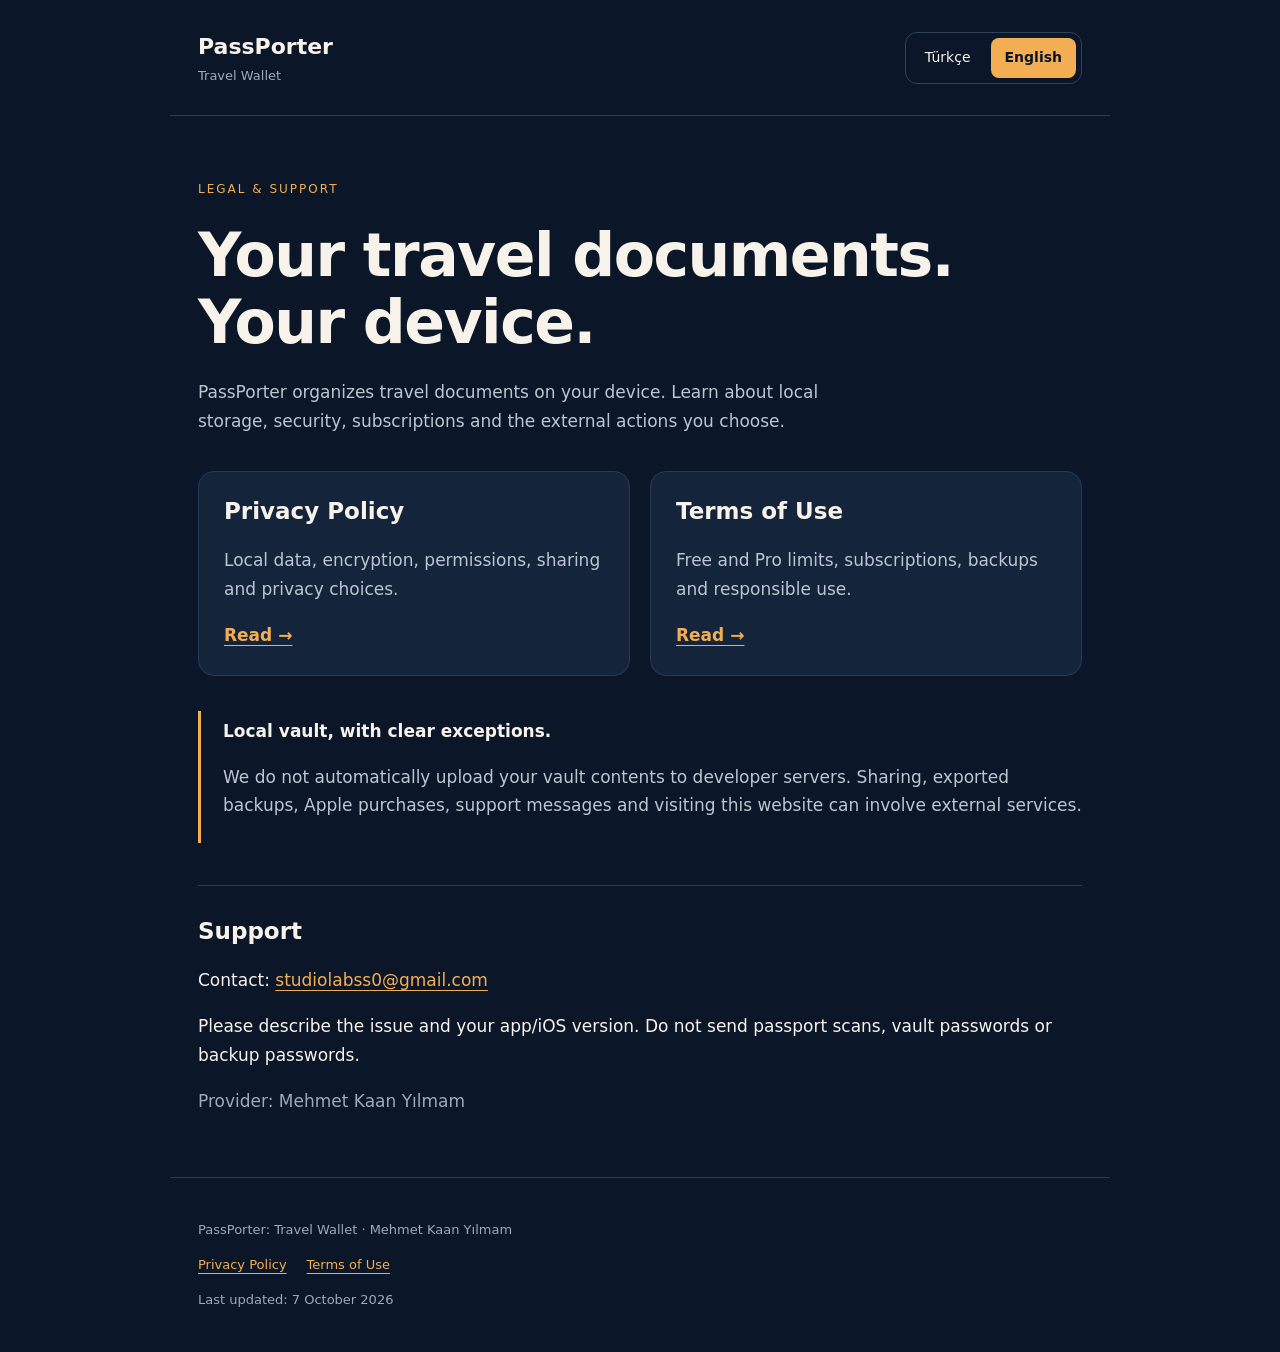
<file: index.html>
<!doctype html>
<html lang="en" data-lang="en"><head><meta charset="utf-8"><meta name="viewport" content="width=device-width,initial-scale=1"><meta name="color-scheme" content="dark"><meta name="referrer" content="no-referrer"><meta name="description" content="PassPorter privacy, terms and support."><title>Legal &amp; Support | PassPorter</title><style>*{box-sizing:border-box}[hidden]{display:none!important}body{margin:0;background:#0B1628;color:#F7F3EB;font:17px/1.7 system-ui,-apple-system,BlinkMacSystemFont,'Segoe UI',sans-serif}header,main,footer{max-width:940px;margin:auto;padding:28px}header{display:flex;align-items:center;justify-content:space-between;gap:20px;border-bottom:1px solid #293b53}.brand{font-size:22px;color:#F7F3EB;text-decoration:none;font-weight:750}.brand small{display:block;color:#9DAAB9;font-size:13px;font-weight:400}.languages{display:flex;gap:6px;padding:5px;border:1px solid #30415a;border-radius:12px}.languages button{font:inherit;font-size:14px;color:#F7F3EB;background:transparent;border:0;border-radius:8px;padding:8px 14px;cursor:pointer}.languages button[aria-pressed=true]{background:#F3AE54;color:#0B1628;font-weight:650}button:focus-visible,a:focus-visible{outline:3px solid #F3AE54;outline-offset:4px}h1{font-size:clamp(36px,7vw,60px);line-height:1.12;letter-spacing:-1.5px;margin:22px 0}h2{font-size:23px;line-height:1.3}.eyebrow{font-size:12px;letter-spacing:2px;color:#F3AE54;margin-top:35px}.intro{max-width:660px;color:#BCC5D0}.grid{display:grid;grid-template-columns:1fr 1fr;gap:20px;margin:35px 0}.card{background:#14243B;border:1px solid #293B53;border-radius:16px;padding:25px}.card h2{margin-top:0}.card p{color:#BCC5D0}.card a{font-weight:650}a{color:#F3AE54;text-underline-offset:4px}.notice{border-left:3px solid #F3AE54;padding:6px 0 6px 22px}.notice p{color:#BCC5D0}.support{margin-top:42px;padding-top:12px;border-top:1px solid #293B53}.muted,footer{color:#9DAAB9}footer{font-size:13px;border-top:1px solid #293B53;margin-top:16px}.footlinks{display:flex;gap:20px;flex-wrap:wrap}html[data-lang=en] [data-language=tr],html[data-lang=tr] [data-language=en]{display:none}@media(max-width:600px){header,main,footer{padding:20px}.grid{grid-template-columns:1fr}header{align-items:flex-start;flex-wrap:wrap}.languages button{min-height:44px}}@media print{body{background:white;color:black}.card{background:white}a{color:black}.languages{display:none}}</style><script>(()=>{let lang='en';try{const saved=localStorage.getItem('passporter-legal-language');lang=saved==='tr'||saved==='en'?saved:((navigator.language||'').toLowerCase().startsWith('tr')?'tr':'en')}catch(e){lang=(navigator.language||'').toLowerCase().startsWith('tr')?'tr':'en'}document.documentElement.lang=lang;document.documentElement.dataset.lang=lang})()</script></head><body><header><a class="brand" href="index.html">PassPorter<small>Travel Wallet</small></a><div class="languages" role="group" aria-label="Language / Dil"><button type="button" data-select="tr" aria-pressed="false" lang="tr">Türkçe</button><button type="button" data-select="en" aria-pressed="true" lang="en">English</button></div></header><main id="support"><div data-language="tr" lang="tr"><p class="eyebrow">HUKUKİ BİLGİLER VE DESTEK</p><h1>Seyahat belgelerin.<br>Kendi cihazında.</h1><p class="intro">PassPorter seyahat belgelerinizi cihazınızda düzenler. Yerel saklama, güvenlik, abonelikler ve seçtiğiniz dış işlemler hakkında bilgi alın.</p><div class="grid"><article class="card"><h2>Gizlilik Politikası</h2><p>Yerel veriler, şifreleme, izinler, paylaşım ve gizlilik tercihleri.</p><a href="privacy-policy.html#turkce">Oku →</a></article><article class="card"><h2>Kullanım Koşulları</h2><p>Free ve Pro sınırları, abonelikler, yedekler ve sorumlu kullanım.</p><a href="terms-of-use.html#turkce">Oku →</a></article></div><aside class="notice"><strong>Yerel kasa. Açıkça belirtilen istisnalar.</strong><p>Kasa içeriğinizi geliştirici sunucularına otomatik yüklemeyiz. Paylaşım, dışa aktarılan yedekler, Apple satın almaları, destek mesajları ve bu siteyi ziyaret etme dış hizmetleri içerebilir.</p></aside><section class="support"><h2>Destek</h2><p>İletişim: <a href="mailto:studiolabss0@gmail.com">studiolabss0@gmail.com</a></p><p>Sorunu ve uygulama/iOS sürümünü belirtin. Pasaport taraması, kasa parolası veya yedek parolası göndermeyin.</p><p class="muted">Sağlayıcı: Mehmet Kaan Yılmam</p></section></div><div data-language="en" lang="en"><p class="eyebrow">LEGAL &amp; SUPPORT</p><h1>Your travel documents.<br>Your device.</h1><p class="intro">PassPorter organizes travel documents on your device. Learn about local storage, security, subscriptions and the external actions you choose.</p><div class="grid"><article class="card"><h2>Privacy Policy</h2><p>Local data, encryption, permissions, sharing and privacy choices.</p><a href="privacy-policy.html#english">Read →</a></article><article class="card"><h2>Terms of Use</h2><p>Free and Pro limits, subscriptions, backups and responsible use.</p><a href="terms-of-use.html#english">Read →</a></article></div><aside class="notice"><strong>Local vault, with clear exceptions.</strong><p>We do not automatically upload your vault contents to developer servers. Sharing, exported backups, Apple purchases, support messages and visiting this website can involve external services.</p></aside><section class="support"><h2>Support</h2><p>Contact: <a href="mailto:studiolabss0@gmail.com">studiolabss0@gmail.com</a></p><p>Please describe the issue and your app/iOS version. Do not send passport scans, vault passwords or backup passwords.</p><p class="muted">Provider: Mehmet Kaan Yılmam</p></section></div></main><footer><div data-language="tr" lang="tr"><p>PassPorter: Travel Wallet · Mehmet Kaan Yılmam</p><p class="footlinks"><a href="privacy-policy.html#turkce">Gizlilik Politikası</a><a href="terms-of-use.html#turkce">Kullanım Koşulları</a></p><p>Son güncelleme: 7 Ekim 2026</p></div><div data-language="en" lang="en"><p>PassPorter: Travel Wallet · Mehmet Kaan Yılmam</p><p class="footlinks"><a href="privacy-policy.html#english">Privacy Policy</a><a href="terms-of-use.html#english">Terms of Use</a></p><p>Last updated: 7 October 2026</p></div></footer><script>function selectLanguage(lang){lang=lang==='tr'?'tr':'en';document.documentElement.lang=lang;document.documentElement.dataset.lang=lang;document.querySelectorAll('[data-language]').forEach(el=>el.hidden=el.dataset.language!==lang);document.querySelectorAll('[data-select]').forEach(el=>el.setAttribute('aria-pressed',String(el.dataset.select===lang)));document.title=(lang==='tr'?'Hukuki Bilgiler ve Destek':'Legal & Support')+' | PassPorter';try{localStorage.setItem('passporter-legal-language',lang)}catch(e){}}document.querySelectorAll('[data-select]').forEach(button=>button.addEventListener('click',()=>selectLanguage(button.dataset.select)));selectLanguage(document.documentElement.dataset.lang);</script></body></html>
</file>
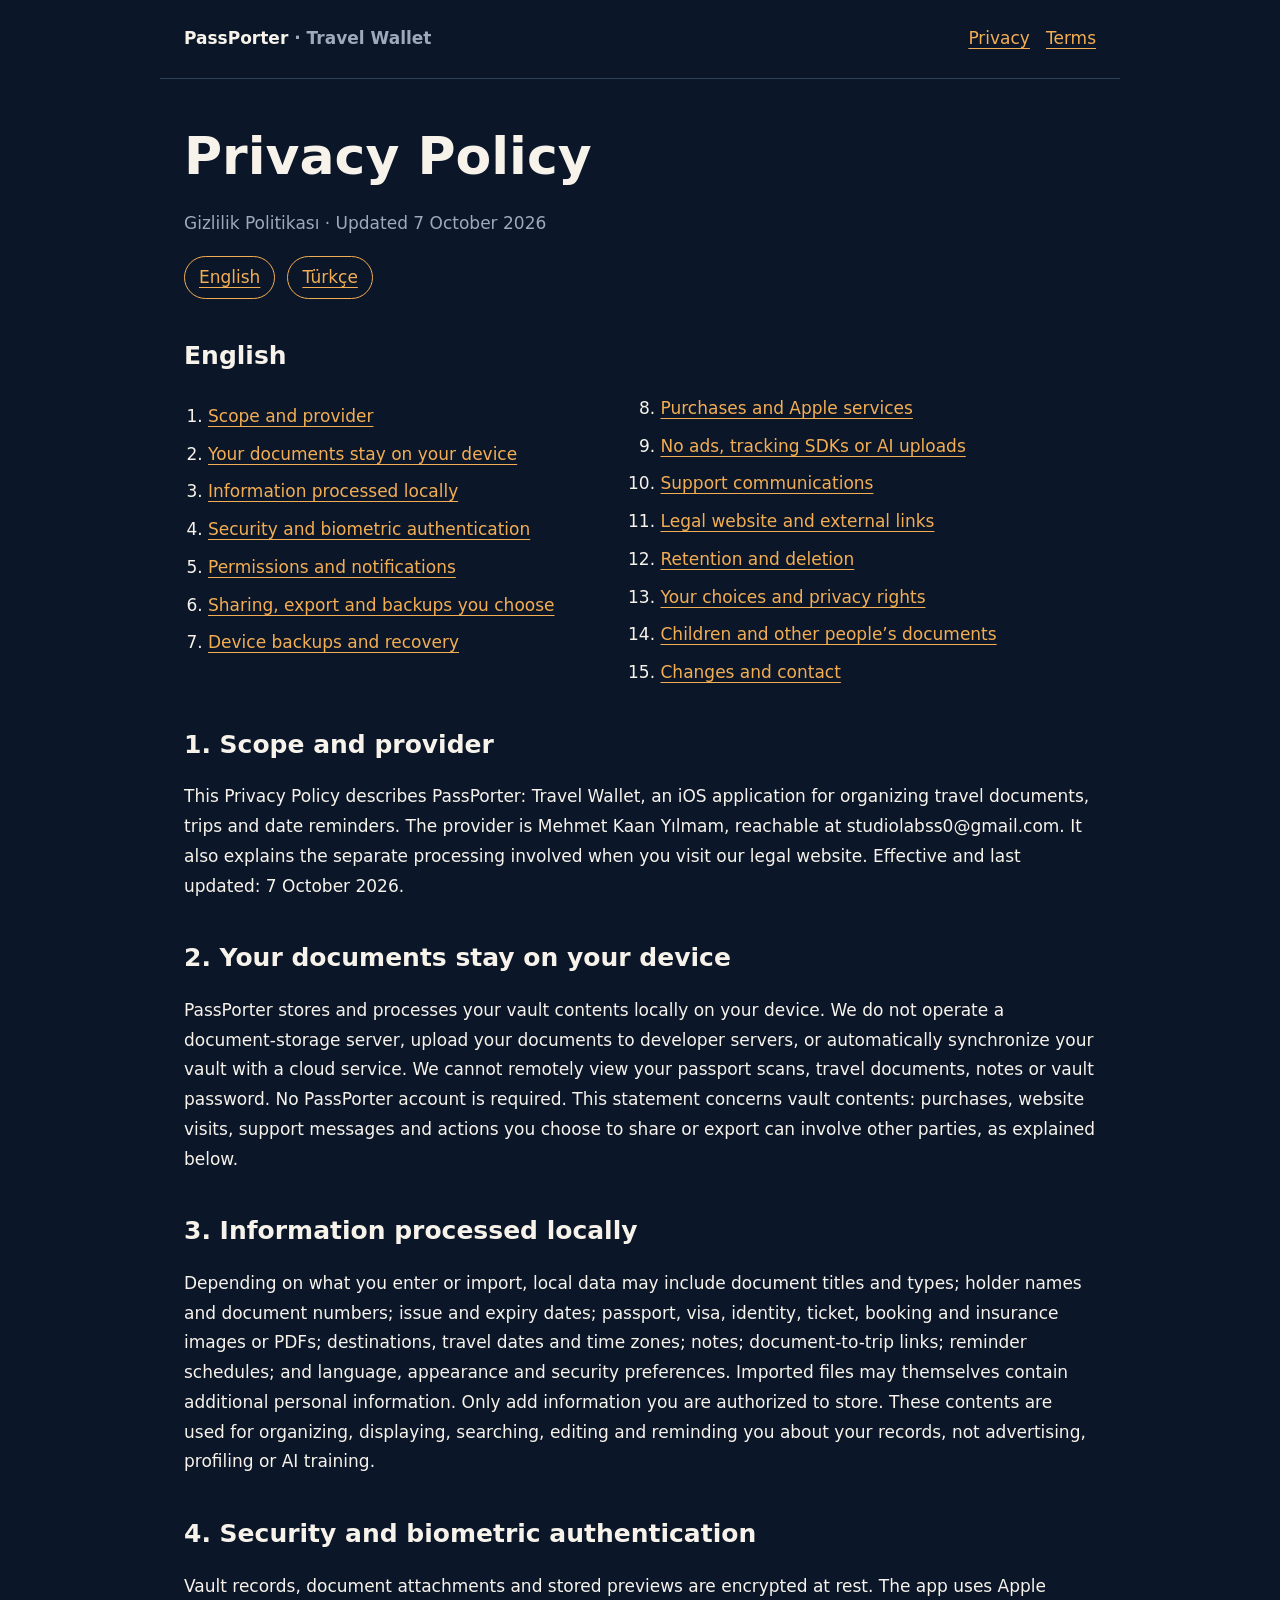
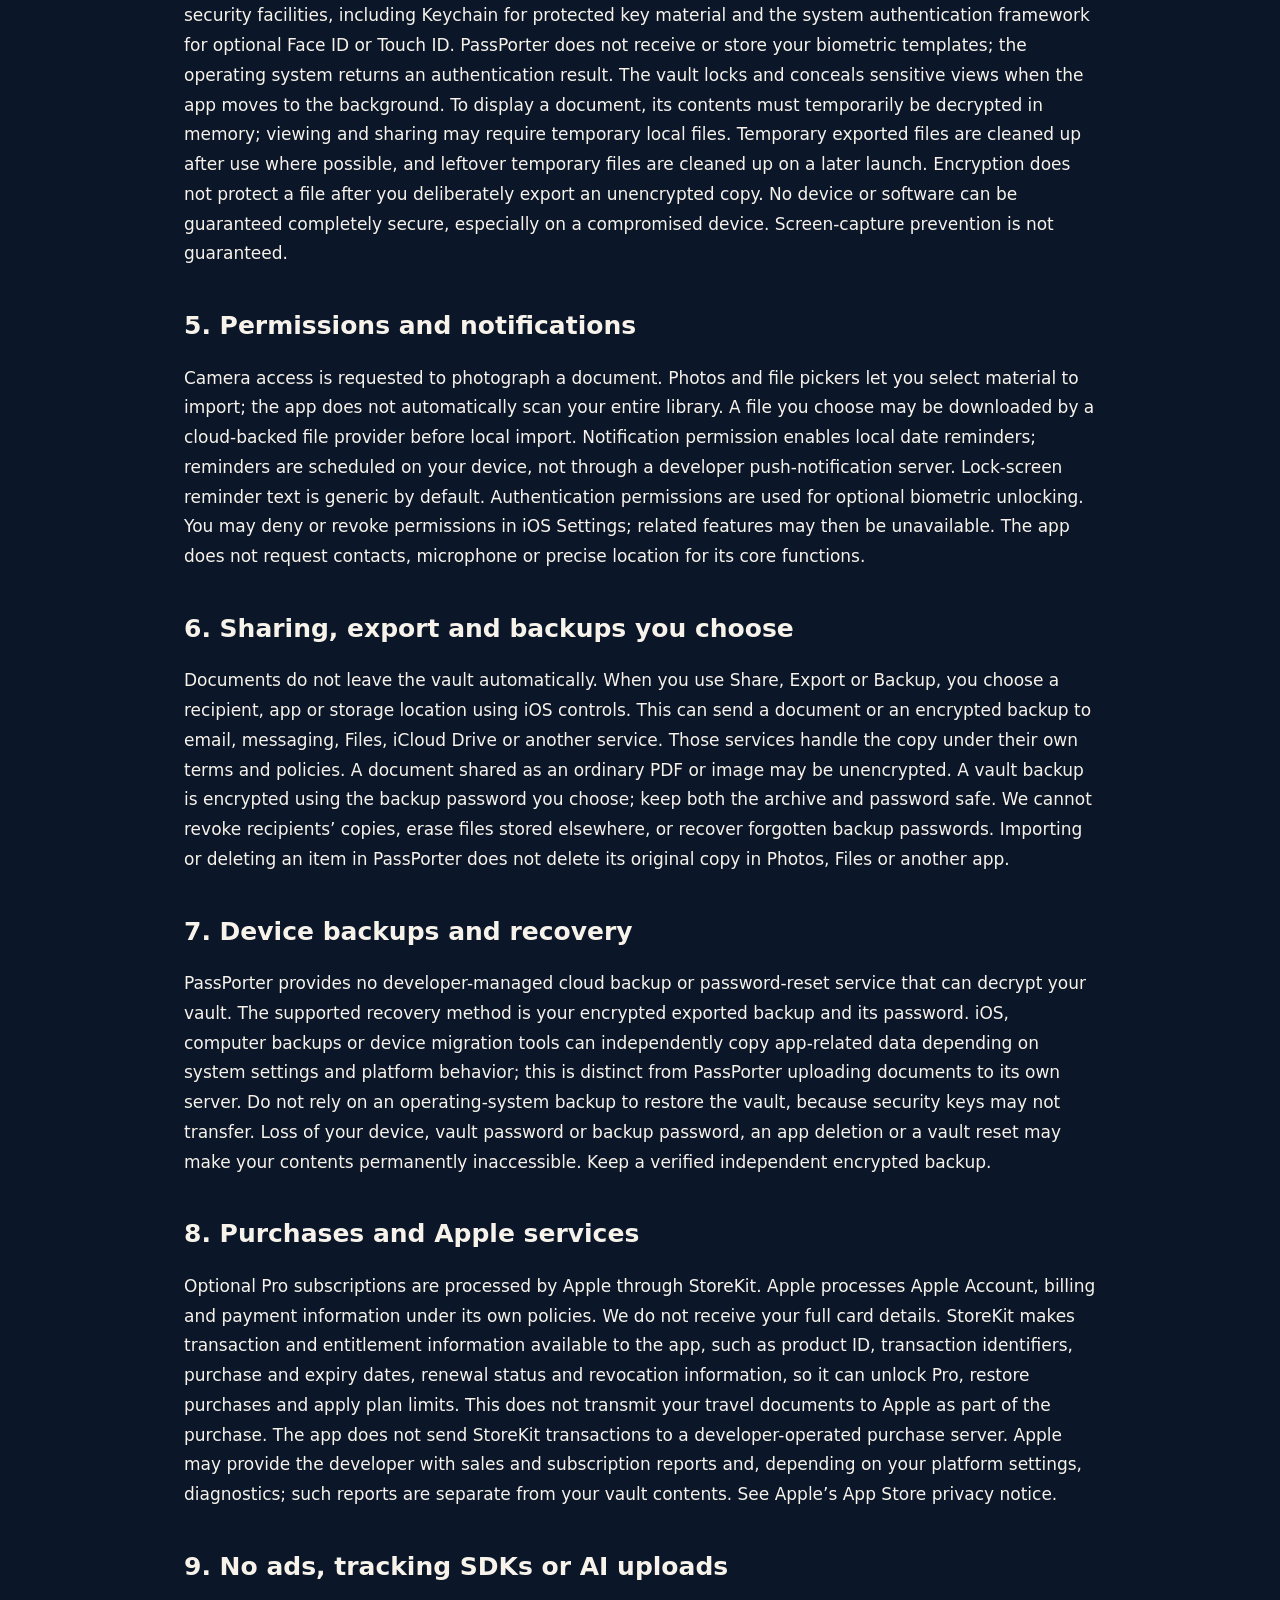
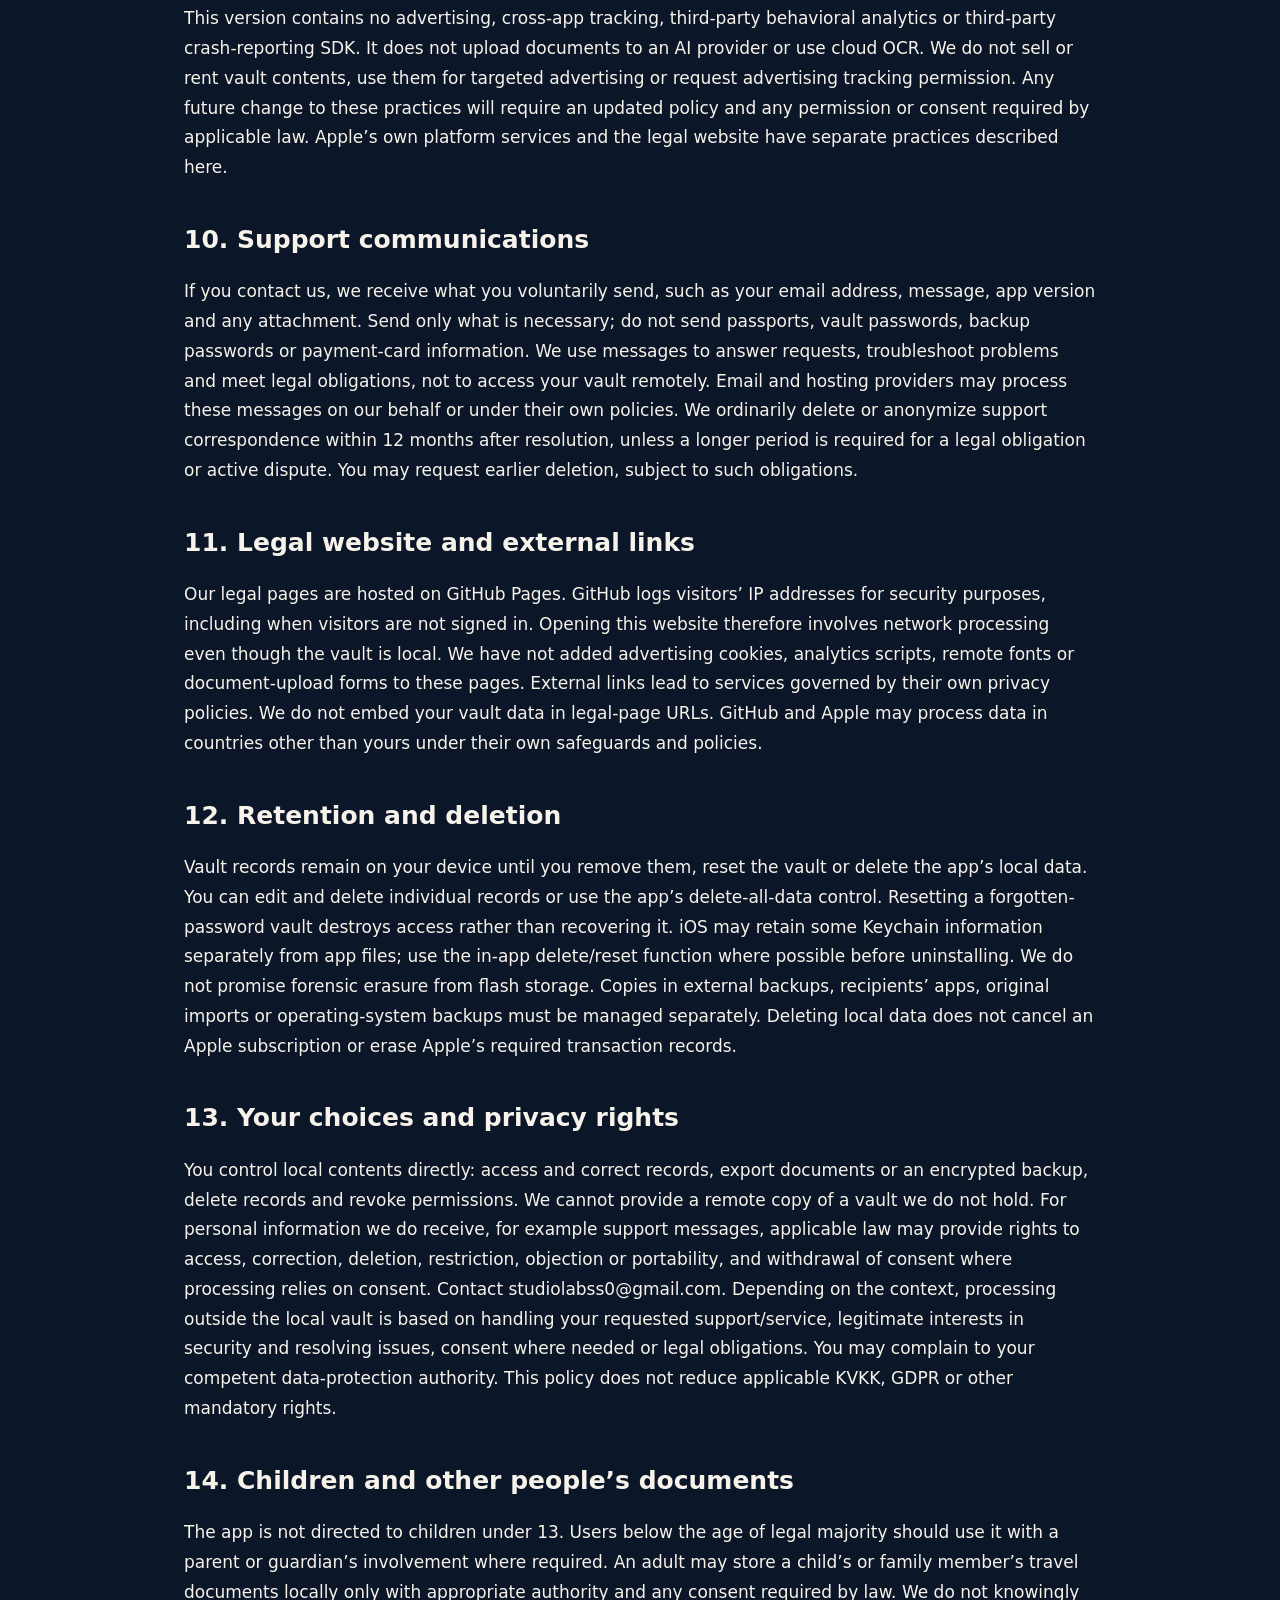
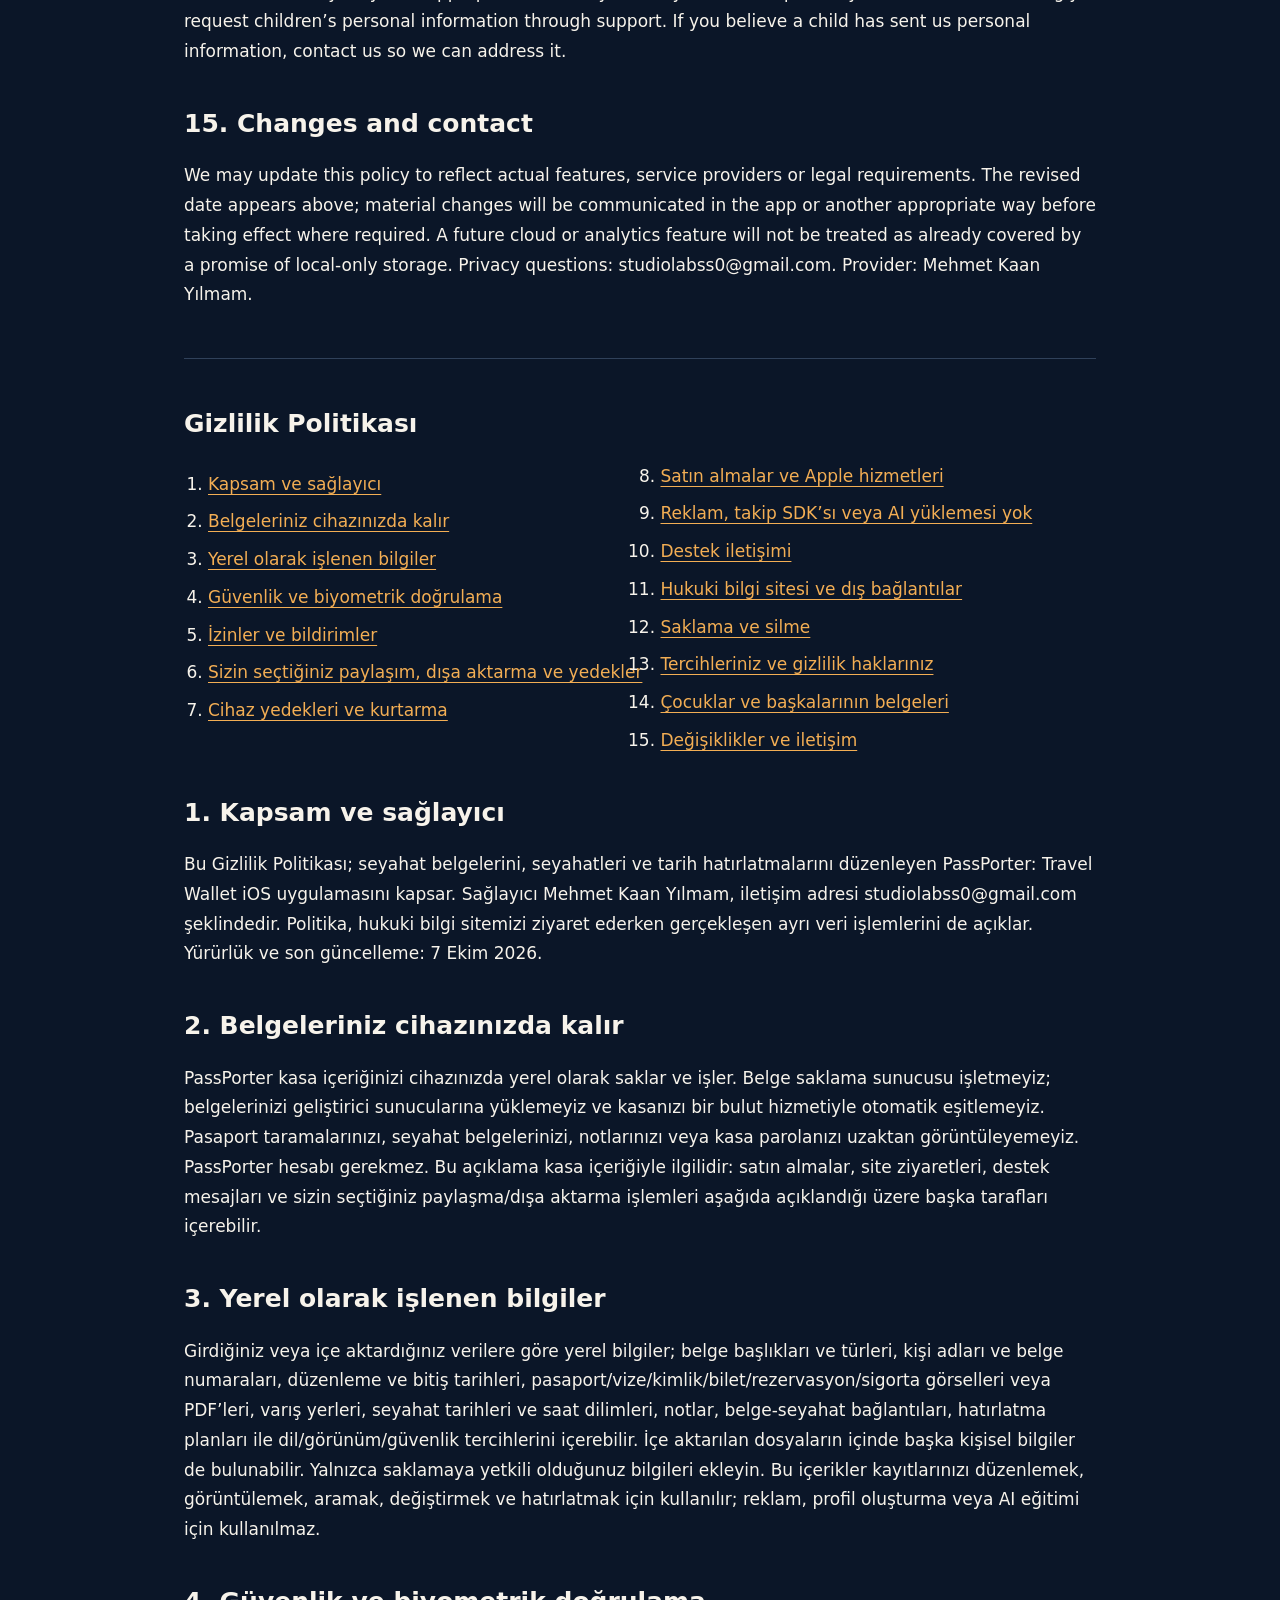
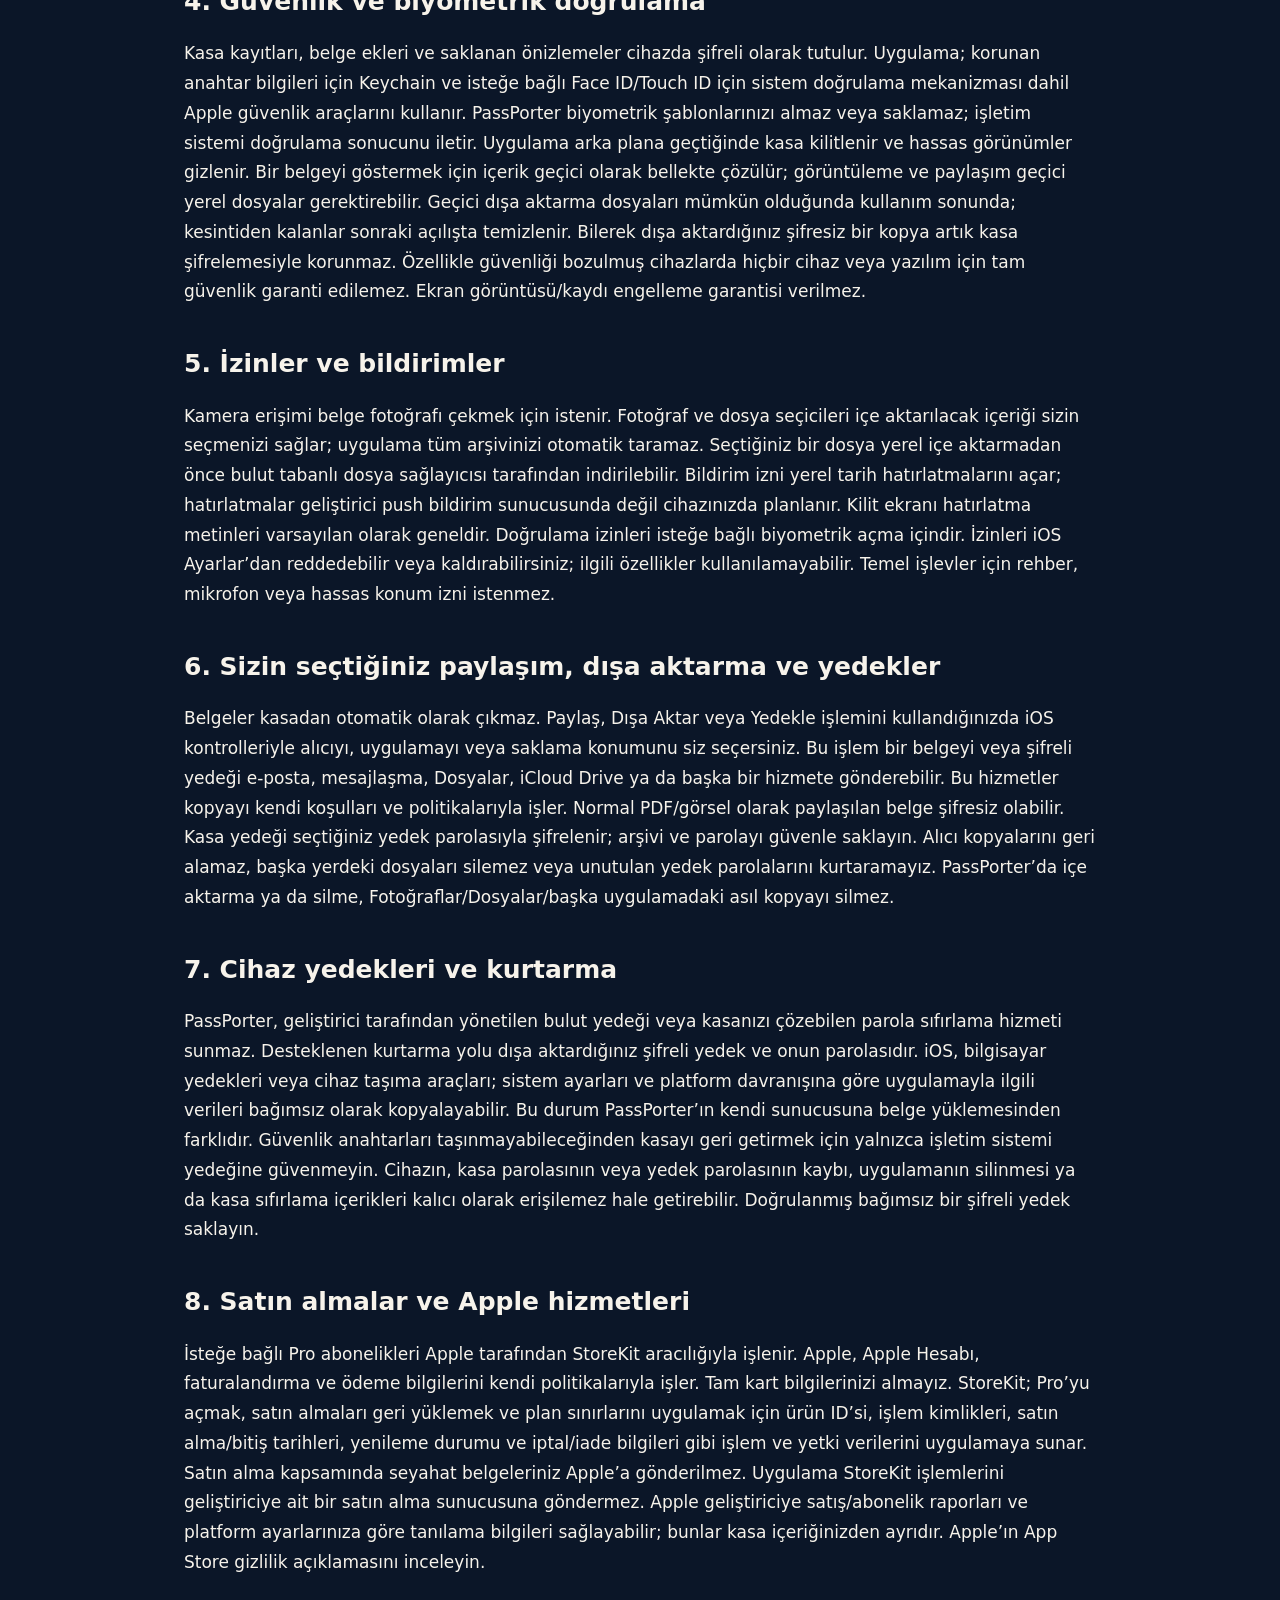
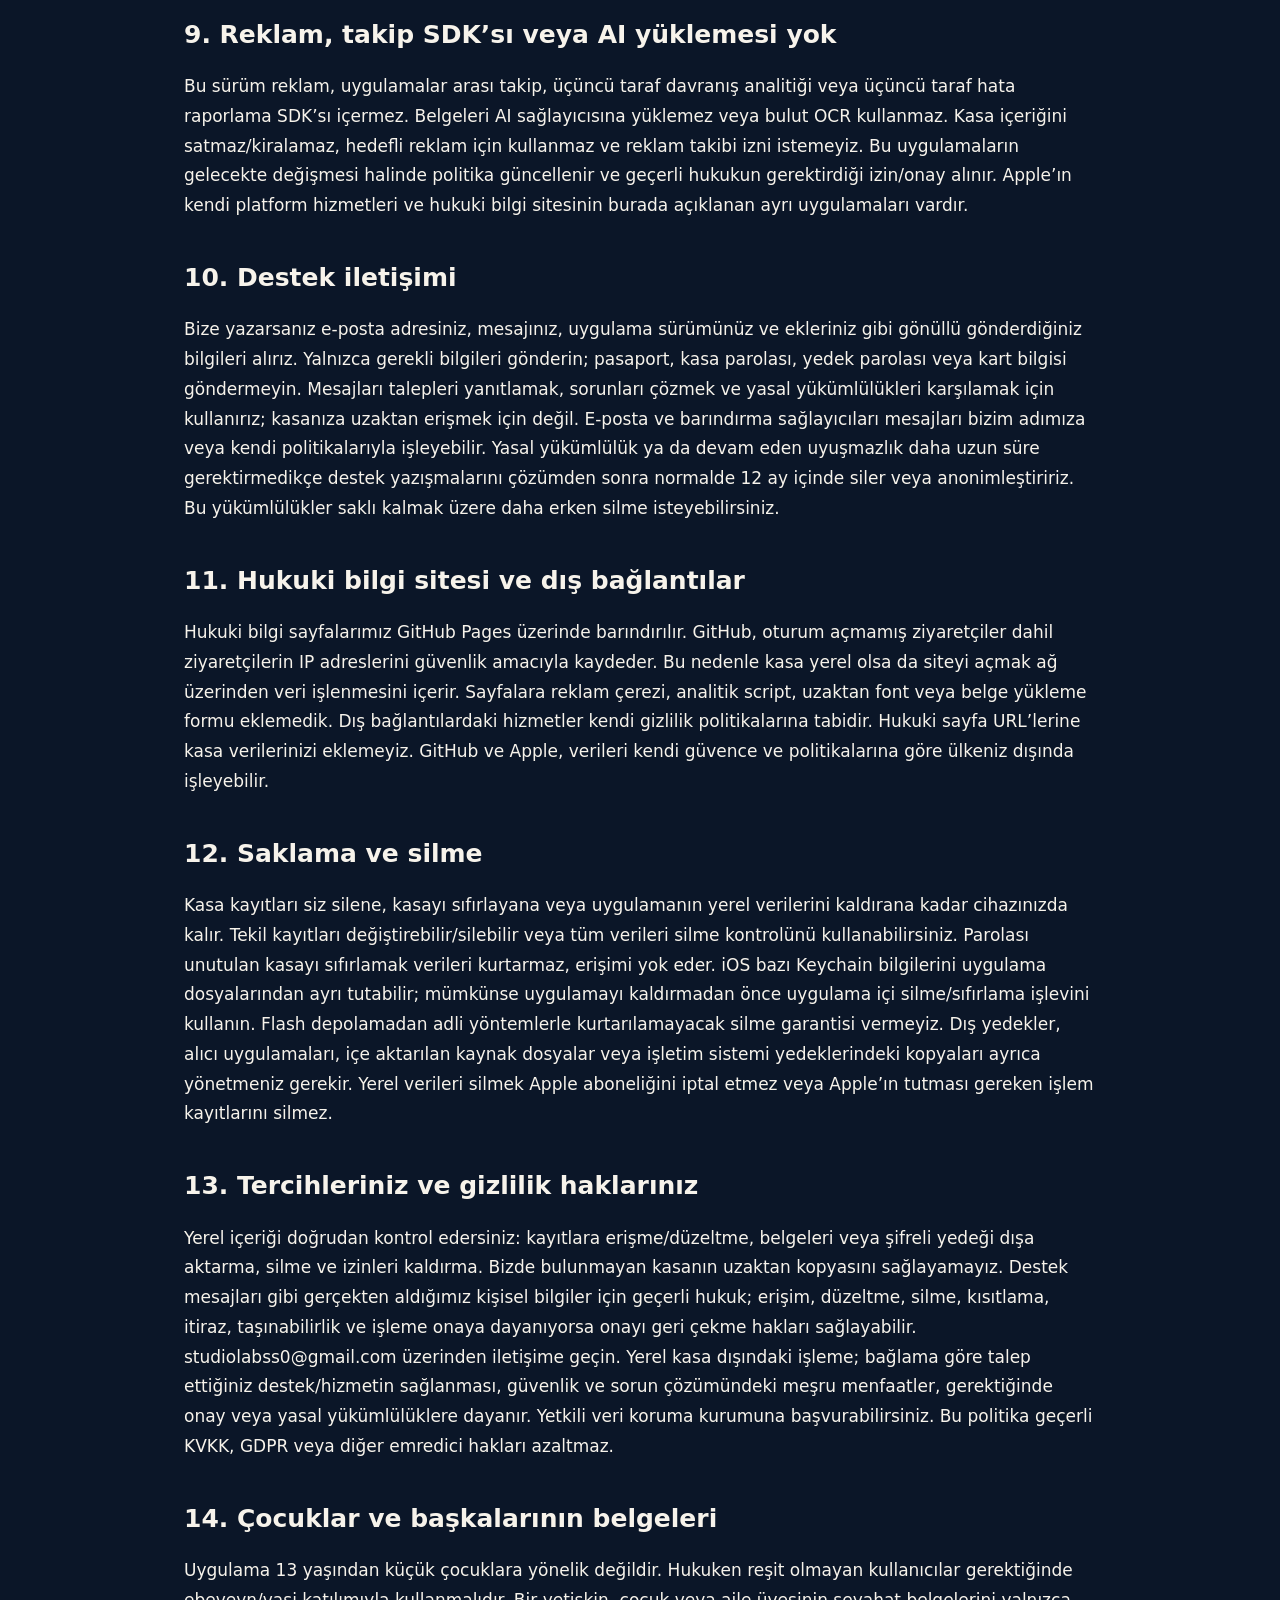
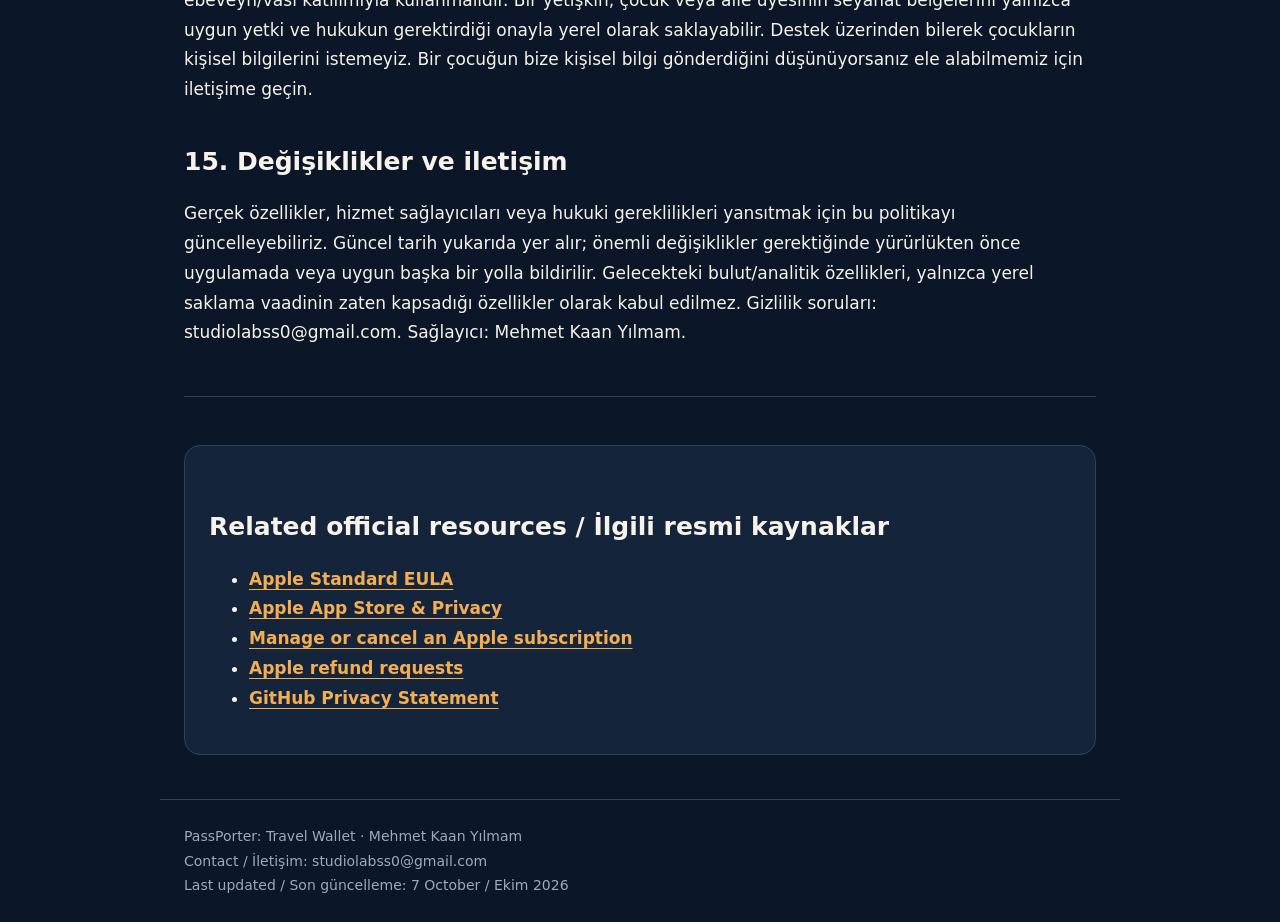
<file: privacy-policy.html>
<!doctype html>
<html lang="en"><head><meta charset="utf-8"><meta name="viewport" content="width=device-width, initial-scale=1"><meta name="color-scheme" content="dark"><meta name="description" content="Privacy Policy for PassPorter: Travel Wallet. English and Turkish."><meta name="referrer" content="no-referrer"><title>Privacy Policy | PassPorter</title><link rel="stylesheet" href="styles.css"></head>
<body><header><a class="brand" href="index.html">PassPorter<span class="meta"> · Travel Wallet</span></a><nav aria-label="Main navigation"><a href="privacy-policy.html">Privacy</a><a href="terms-of-use.html">Terms</a></nav></header><main><h1>Privacy Policy</h1><p class="meta">Gizlilik Politikası · Updated 7 October 2026</p><p><a class="pill" href="#english">English</a><a class="pill" href="#turkce" lang="tr">Türkçe</a></p><section id="english" lang="en"><h2>English</h2><ol class="toc"><li><a href="#english-1">Scope and provider</a></li><li><a href="#english-2">Your documents stay on your device</a></li><li><a href="#english-3">Information processed locally</a></li><li><a href="#english-4">Security and biometric authentication</a></li><li><a href="#english-5">Permissions and notifications</a></li><li><a href="#english-6">Sharing, export and backups you choose</a></li><li><a href="#english-7">Device backups and recovery</a></li><li><a href="#english-8">Purchases and Apple services</a></li><li><a href="#english-9">No ads, tracking SDKs or AI uploads</a></li><li><a href="#english-10">Support communications</a></li><li><a href="#english-11">Legal website and external links</a></li><li><a href="#english-12">Retention and deletion</a></li><li><a href="#english-13">Your choices and privacy rights</a></li><li><a href="#english-14">Children and other people’s documents</a></li><li><a href="#english-15">Changes and contact</a></li></ol><section id="english-1"><h2>1. Scope and provider</h2><p>This Privacy Policy describes PassPorter: Travel Wallet, an iOS application for organizing travel documents, trips and date reminders. The provider is Mehmet Kaan Yılmam, reachable at studiolabss0@gmail.com. It also explains the separate processing involved when you visit our legal website. Effective and last updated: 7 October 2026.</p></section><section id="english-2"><h2>2. Your documents stay on your device</h2><p>PassPorter stores and processes your vault contents locally on your device. We do not operate a document-storage server, upload your documents to developer servers, or automatically synchronize your vault with a cloud service. We cannot remotely view your passport scans, travel documents, notes or vault password. No PassPorter account is required. This statement concerns vault contents: purchases, website visits, support messages and actions you choose to share or export can involve other parties, as explained below.</p></section><section id="english-3"><h2>3. Information processed locally</h2><p>Depending on what you enter or import, local data may include document titles and types; holder names and document numbers; issue and expiry dates; passport, visa, identity, ticket, booking and insurance images or PDFs; destinations, travel dates and time zones; notes; document-to-trip links; reminder schedules; and language, appearance and security preferences. Imported files may themselves contain additional personal information. Only add information you are authorized to store. These contents are used for organizing, displaying, searching, editing and reminding you about your records, not advertising, profiling or AI training.</p></section><section id="english-4"><h2>4. Security and biometric authentication</h2><p>Vault records, document attachments and stored previews are encrypted at rest. The app uses Apple security facilities, including Keychain for protected key material and the system authentication framework for optional Face ID or Touch ID. PassPorter does not receive or store your biometric templates; the operating system returns an authentication result. The vault locks and conceals sensitive views when the app moves to the background. To display a document, its contents must temporarily be decrypted in memory; viewing and sharing may require temporary local files. Temporary exported files are cleaned up after use where possible, and leftover temporary files are cleaned up on a later launch. Encryption does not protect a file after you deliberately export an unencrypted copy. No device or software can be guaranteed completely secure, especially on a compromised device. Screen-capture prevention is not guaranteed.</p></section><section id="english-5"><h2>5. Permissions and notifications</h2><p>Camera access is requested to photograph a document. Photos and file pickers let you select material to import; the app does not automatically scan your entire library. A file you choose may be downloaded by a cloud-backed file provider before local import. Notification permission enables local date reminders; reminders are scheduled on your device, not through a developer push-notification server. Lock-screen reminder text is generic by default. Authentication permissions are used for optional biometric unlocking. You may deny or revoke permissions in iOS Settings; related features may then be unavailable. The app does not request contacts, microphone or precise location for its core functions.</p></section><section id="english-6"><h2>6. Sharing, export and backups you choose</h2><p>Documents do not leave the vault automatically. When you use Share, Export or Backup, you choose a recipient, app or storage location using iOS controls. This can send a document or an encrypted backup to email, messaging, Files, iCloud Drive or another service. Those services handle the copy under their own terms and policies. A document shared as an ordinary PDF or image may be unencrypted. A vault backup is encrypted using the backup password you choose; keep both the archive and password safe. We cannot revoke recipients’ copies, erase files stored elsewhere, or recover forgotten backup passwords. Importing or deleting an item in PassPorter does not delete its original copy in Photos, Files or another app.</p></section><section id="english-7"><h2>7. Device backups and recovery</h2><p>PassPorter provides no developer-managed cloud backup or password-reset service that can decrypt your vault. The supported recovery method is your encrypted exported backup and its password. iOS, computer backups or device migration tools can independently copy app-related data depending on system settings and platform behavior; this is distinct from PassPorter uploading documents to its own server. Do not rely on an operating-system backup to restore the vault, because security keys may not transfer. Loss of your device, vault password or backup password, an app deletion or a vault reset may make your contents permanently inaccessible. Keep a verified independent encrypted backup.</p></section><section id="english-8"><h2>8. Purchases and Apple services</h2><p>Optional Pro subscriptions are processed by Apple through StoreKit. Apple processes Apple Account, billing and payment information under its own policies. We do not receive your full card details. StoreKit makes transaction and entitlement information available to the app, such as product ID, transaction identifiers, purchase and expiry dates, renewal status and revocation information, so it can unlock Pro, restore purchases and apply plan limits. This does not transmit your travel documents to Apple as part of the purchase. The app does not send StoreKit transactions to a developer-operated purchase server. Apple may provide the developer with sales and subscription reports and, depending on your platform settings, diagnostics; such reports are separate from your vault contents. See Apple’s App Store privacy notice.</p></section><section id="english-9"><h2>9. No ads, tracking SDKs or AI uploads</h2><p>This version contains no advertising, cross-app tracking, third-party behavioral analytics or third-party crash-reporting SDK. It does not upload documents to an AI provider or use cloud OCR. We do not sell or rent vault contents, use them for targeted advertising or request advertising tracking permission. Any future change to these practices will require an updated policy and any permission or consent required by applicable law. Apple’s own platform services and the legal website have separate practices described here.</p></section><section id="english-10"><h2>10. Support communications</h2><p>If you contact us, we receive what you voluntarily send, such as your email address, message, app version and any attachment. Send only what is necessary; do not send passports, vault passwords, backup passwords or payment-card information. We use messages to answer requests, troubleshoot problems and meet legal obligations, not to access your vault remotely. Email and hosting providers may process these messages on our behalf or under their own policies. We ordinarily delete or anonymize support correspondence within 12 months after resolution, unless a longer period is required for a legal obligation or active dispute. You may request earlier deletion, subject to such obligations.</p></section><section id="english-11"><h2>11. Legal website and external links</h2><p>Our legal pages are hosted on GitHub Pages. GitHub logs visitors’ IP addresses for security purposes, including when visitors are not signed in. Opening this website therefore involves network processing even though the vault is local. We have not added advertising cookies, analytics scripts, remote fonts or document-upload forms to these pages. External links lead to services governed by their own privacy policies. We do not embed your vault data in legal-page URLs. GitHub and Apple may process data in countries other than yours under their own safeguards and policies.</p></section><section id="english-12"><h2>12. Retention and deletion</h2><p>Vault records remain on your device until you remove them, reset the vault or delete the app’s local data. You can edit and delete individual records or use the app’s delete-all-data control. Resetting a forgotten-password vault destroys access rather than recovering it. iOS may retain some Keychain information separately from app files; use the in-app delete/reset function where possible before uninstalling. We do not promise forensic erasure from flash storage. Copies in external backups, recipients’ apps, original imports or operating-system backups must be managed separately. Deleting local data does not cancel an Apple subscription or erase Apple’s required transaction records.</p></section><section id="english-13"><h2>13. Your choices and privacy rights</h2><p>You control local contents directly: access and correct records, export documents or an encrypted backup, delete records and revoke permissions. We cannot provide a remote copy of a vault we do not hold. For personal information we do receive, for example support messages, applicable law may provide rights to access, correction, deletion, restriction, objection or portability, and withdrawal of consent where processing relies on consent. Contact studiolabss0@gmail.com. Depending on the context, processing outside the local vault is based on handling your requested support/service, legitimate interests in security and resolving issues, consent where needed or legal obligations. You may complain to your competent data-protection authority. This policy does not reduce applicable KVKK, GDPR or other mandatory rights.</p></section><section id="english-14"><h2>14. Children and other people’s documents</h2><p>The app is not directed to children under 13. Users below the age of legal majority should use it with a parent or guardian’s involvement where required. An adult may store a child’s or family member’s travel documents locally only with appropriate authority and any consent required by law. We do not knowingly request children’s personal information through support. If you believe a child has sent us personal information, contact us so we can address it.</p></section><section id="english-15"><h2>15. Changes and contact</h2><p>We may update this policy to reflect actual features, service providers or legal requirements. The revised date appears above; material changes will be communicated in the app or another appropriate way before taking effect where required. A future cloud or analytics feature will not be treated as already covered by a promise of local-only storage. Privacy questions: studiolabss0@gmail.com. Provider: Mehmet Kaan Yılmam.</p></section></section><hr><section id="turkce" lang="tr"><h2>Gizlilik Politikası</h2><ol class="toc"><li><a href="#turkce-1">Kapsam ve sağlayıcı</a></li><li><a href="#turkce-2">Belgeleriniz cihazınızda kalır</a></li><li><a href="#turkce-3">Yerel olarak işlenen bilgiler</a></li><li><a href="#turkce-4">Güvenlik ve biyometrik doğrulama</a></li><li><a href="#turkce-5">İzinler ve bildirimler</a></li><li><a href="#turkce-6">Sizin seçtiğiniz paylaşım, dışa aktarma ve yedekler</a></li><li><a href="#turkce-7">Cihaz yedekleri ve kurtarma</a></li><li><a href="#turkce-8">Satın almalar ve Apple hizmetleri</a></li><li><a href="#turkce-9">Reklam, takip SDK’sı veya AI yüklemesi yok</a></li><li><a href="#turkce-10">Destek iletişimi</a></li><li><a href="#turkce-11">Hukuki bilgi sitesi ve dış bağlantılar</a></li><li><a href="#turkce-12">Saklama ve silme</a></li><li><a href="#turkce-13">Tercihleriniz ve gizlilik haklarınız</a></li><li><a href="#turkce-14">Çocuklar ve başkalarının belgeleri</a></li><li><a href="#turkce-15">Değişiklikler ve iletişim</a></li></ol><section id="turkce-1"><h2>1. Kapsam ve sağlayıcı</h2><p>Bu Gizlilik Politikası; seyahat belgelerini, seyahatleri ve tarih hatırlatmalarını düzenleyen PassPorter: Travel Wallet iOS uygulamasını kapsar. Sağlayıcı Mehmet Kaan Yılmam, iletişim adresi studiolabss0@gmail.com şeklindedir. Politika, hukuki bilgi sitemizi ziyaret ederken gerçekleşen ayrı veri işlemlerini de açıklar. Yürürlük ve son güncelleme: 7 Ekim 2026.</p></section><section id="turkce-2"><h2>2. Belgeleriniz cihazınızda kalır</h2><p>PassPorter kasa içeriğinizi cihazınızda yerel olarak saklar ve işler. Belge saklama sunucusu işletmeyiz; belgelerinizi geliştirici sunucularına yüklemeyiz ve kasanızı bir bulut hizmetiyle otomatik eşitlemeyiz. Pasaport taramalarınızı, seyahat belgelerinizi, notlarınızı veya kasa parolanızı uzaktan görüntüleyemeyiz. PassPorter hesabı gerekmez. Bu açıklama kasa içeriğiyle ilgilidir: satın almalar, site ziyaretleri, destek mesajları ve sizin seçtiğiniz paylaşma/dışa aktarma işlemleri aşağıda açıklandığı üzere başka tarafları içerebilir.</p></section><section id="turkce-3"><h2>3. Yerel olarak işlenen bilgiler</h2><p>Girdiğiniz veya içe aktardığınız verilere göre yerel bilgiler; belge başlıkları ve türleri, kişi adları ve belge numaraları, düzenleme ve bitiş tarihleri, pasaport/vize/kimlik/bilet/rezervasyon/sigorta görselleri veya PDF’leri, varış yerleri, seyahat tarihleri ve saat dilimleri, notlar, belge-seyahat bağlantıları, hatırlatma planları ile dil/görünüm/güvenlik tercihlerini içerebilir. İçe aktarılan dosyaların içinde başka kişisel bilgiler de bulunabilir. Yalnızca saklamaya yetkili olduğunuz bilgileri ekleyin. Bu içerikler kayıtlarınızı düzenlemek, görüntülemek, aramak, değiştirmek ve hatırlatmak için kullanılır; reklam, profil oluşturma veya AI eğitimi için kullanılmaz.</p></section><section id="turkce-4"><h2>4. Güvenlik ve biyometrik doğrulama</h2><p>Kasa kayıtları, belge ekleri ve saklanan önizlemeler cihazda şifreli olarak tutulur. Uygulama; korunan anahtar bilgileri için Keychain ve isteğe bağlı Face ID/Touch ID için sistem doğrulama mekanizması dahil Apple güvenlik araçlarını kullanır. PassPorter biyometrik şablonlarınızı almaz veya saklamaz; işletim sistemi doğrulama sonucunu iletir. Uygulama arka plana geçtiğinde kasa kilitlenir ve hassas görünümler gizlenir. Bir belgeyi göstermek için içerik geçici olarak bellekte çözülür; görüntüleme ve paylaşım geçici yerel dosyalar gerektirebilir. Geçici dışa aktarma dosyaları mümkün olduğunda kullanım sonunda; kesintiden kalanlar sonraki açılışta temizlenir. Bilerek dışa aktardığınız şifresiz bir kopya artık kasa şifrelemesiyle korunmaz. Özellikle güvenliği bozulmuş cihazlarda hiçbir cihaz veya yazılım için tam güvenlik garanti edilemez. Ekran görüntüsü/kaydı engelleme garantisi verilmez.</p></section><section id="turkce-5"><h2>5. İzinler ve bildirimler</h2><p>Kamera erişimi belge fotoğrafı çekmek için istenir. Fotoğraf ve dosya seçicileri içe aktarılacak içeriği sizin seçmenizi sağlar; uygulama tüm arşivinizi otomatik taramaz. Seçtiğiniz bir dosya yerel içe aktarmadan önce bulut tabanlı dosya sağlayıcısı tarafından indirilebilir. Bildirim izni yerel tarih hatırlatmalarını açar; hatırlatmalar geliştirici push bildirim sunucusunda değil cihazınızda planlanır. Kilit ekranı hatırlatma metinleri varsayılan olarak geneldir. Doğrulama izinleri isteğe bağlı biyometrik açma içindir. İzinleri iOS Ayarlar’dan reddedebilir veya kaldırabilirsiniz; ilgili özellikler kullanılamayabilir. Temel işlevler için rehber, mikrofon veya hassas konum izni istenmez.</p></section><section id="turkce-6"><h2>6. Sizin seçtiğiniz paylaşım, dışa aktarma ve yedekler</h2><p>Belgeler kasadan otomatik olarak çıkmaz. Paylaş, Dışa Aktar veya Yedekle işlemini kullandığınızda iOS kontrolleriyle alıcıyı, uygulamayı veya saklama konumunu siz seçersiniz. Bu işlem bir belgeyi veya şifreli yedeği e-posta, mesajlaşma, Dosyalar, iCloud Drive ya da başka bir hizmete gönderebilir. Bu hizmetler kopyayı kendi koşulları ve politikalarıyla işler. Normal PDF/görsel olarak paylaşılan belge şifresiz olabilir. Kasa yedeği seçtiğiniz yedek parolasıyla şifrelenir; arşivi ve parolayı güvenle saklayın. Alıcı kopyalarını geri alamaz, başka yerdeki dosyaları silemez veya unutulan yedek parolalarını kurtaramayız. PassPorter’da içe aktarma ya da silme, Fotoğraflar/Dosyalar/başka uygulamadaki asıl kopyayı silmez.</p></section><section id="turkce-7"><h2>7. Cihaz yedekleri ve kurtarma</h2><p>PassPorter, geliştirici tarafından yönetilen bulut yedeği veya kasanızı çözebilen parola sıfırlama hizmeti sunmaz. Desteklenen kurtarma yolu dışa aktardığınız şifreli yedek ve onun parolasıdır. iOS, bilgisayar yedekleri veya cihaz taşıma araçları; sistem ayarları ve platform davranışına göre uygulamayla ilgili verileri bağımsız olarak kopyalayabilir. Bu durum PassPorter’ın kendi sunucusuna belge yüklemesinden farklıdır. Güvenlik anahtarları taşınmayabileceğinden kasayı geri getirmek için yalnızca işletim sistemi yedeğine güvenmeyin. Cihazın, kasa parolasının veya yedek parolasının kaybı, uygulamanın silinmesi ya da kasa sıfırlama içerikleri kalıcı olarak erişilemez hale getirebilir. Doğrulanmış bağımsız bir şifreli yedek saklayın.</p></section><section id="turkce-8"><h2>8. Satın almalar ve Apple hizmetleri</h2><p>İsteğe bağlı Pro abonelikleri Apple tarafından StoreKit aracılığıyla işlenir. Apple, Apple Hesabı, faturalandırma ve ödeme bilgilerini kendi politikalarıyla işler. Tam kart bilgilerinizi almayız. StoreKit; Pro’yu açmak, satın almaları geri yüklemek ve plan sınırlarını uygulamak için ürün ID’si, işlem kimlikleri, satın alma/bitiş tarihleri, yenileme durumu ve iptal/iade bilgileri gibi işlem ve yetki verilerini uygulamaya sunar. Satın alma kapsamında seyahat belgeleriniz Apple’a gönderilmez. Uygulama StoreKit işlemlerini geliştiriciye ait bir satın alma sunucusuna göndermez. Apple geliştiriciye satış/abonelik raporları ve platform ayarlarınıza göre tanılama bilgileri sağlayabilir; bunlar kasa içeriğinizden ayrıdır. Apple’ın App Store gizlilik açıklamasını inceleyin.</p></section><section id="turkce-9"><h2>9. Reklam, takip SDK’sı veya AI yüklemesi yok</h2><p>Bu sürüm reklam, uygulamalar arası takip, üçüncü taraf davranış analitiği veya üçüncü taraf hata raporlama SDK’sı içermez. Belgeleri AI sağlayıcısına yüklemez veya bulut OCR kullanmaz. Kasa içeriğini satmaz/kiralamaz, hedefli reklam için kullanmaz ve reklam takibi izni istemeyiz. Bu uygulamaların gelecekte değişmesi halinde politika güncellenir ve geçerli hukukun gerektirdiği izin/onay alınır. Apple’ın kendi platform hizmetleri ve hukuki bilgi sitesinin burada açıklanan ayrı uygulamaları vardır.</p></section><section id="turkce-10"><h2>10. Destek iletişimi</h2><p>Bize yazarsanız e-posta adresiniz, mesajınız, uygulama sürümünüz ve ekleriniz gibi gönüllü gönderdiğiniz bilgileri alırız. Yalnızca gerekli bilgileri gönderin; pasaport, kasa parolası, yedek parolası veya kart bilgisi göndermeyin. Mesajları talepleri yanıtlamak, sorunları çözmek ve yasal yükümlülükleri karşılamak için kullanırız; kasanıza uzaktan erişmek için değil. E-posta ve barındırma sağlayıcıları mesajları bizim adımıza veya kendi politikalarıyla işleyebilir. Yasal yükümlülük ya da devam eden uyuşmazlık daha uzun süre gerektirmedikçe destek yazışmalarını çözümden sonra normalde 12 ay içinde siler veya anonimleştiririz. Bu yükümlülükler saklı kalmak üzere daha erken silme isteyebilirsiniz.</p></section><section id="turkce-11"><h2>11. Hukuki bilgi sitesi ve dış bağlantılar</h2><p>Hukuki bilgi sayfalarımız GitHub Pages üzerinde barındırılır. GitHub, oturum açmamış ziyaretçiler dahil ziyaretçilerin IP adreslerini güvenlik amacıyla kaydeder. Bu nedenle kasa yerel olsa da siteyi açmak ağ üzerinden veri işlenmesini içerir. Sayfalara reklam çerezi, analitik script, uzaktan font veya belge yükleme formu eklemedik. Dış bağlantılardaki hizmetler kendi gizlilik politikalarına tabidir. Hukuki sayfa URL’lerine kasa verilerinizi eklemeyiz. GitHub ve Apple, verileri kendi güvence ve politikalarına göre ülkeniz dışında işleyebilir.</p></section><section id="turkce-12"><h2>12. Saklama ve silme</h2><p>Kasa kayıtları siz silene, kasayı sıfırlayana veya uygulamanın yerel verilerini kaldırana kadar cihazınızda kalır. Tekil kayıtları değiştirebilir/silebilir veya tüm verileri silme kontrolünü kullanabilirsiniz. Parolası unutulan kasayı sıfırlamak verileri kurtarmaz, erişimi yok eder. iOS bazı Keychain bilgilerini uygulama dosyalarından ayrı tutabilir; mümkünse uygulamayı kaldırmadan önce uygulama içi silme/sıfırlama işlevini kullanın. Flash depolamadan adli yöntemlerle kurtarılamayacak silme garantisi vermeyiz. Dış yedekler, alıcı uygulamaları, içe aktarılan kaynak dosyalar veya işletim sistemi yedeklerindeki kopyaları ayrıca yönetmeniz gerekir. Yerel verileri silmek Apple aboneliğini iptal etmez veya Apple’ın tutması gereken işlem kayıtlarını silmez.</p></section><section id="turkce-13"><h2>13. Tercihleriniz ve gizlilik haklarınız</h2><p>Yerel içeriği doğrudan kontrol edersiniz: kayıtlara erişme/düzeltme, belgeleri veya şifreli yedeği dışa aktarma, silme ve izinleri kaldırma. Bizde bulunmayan kasanın uzaktan kopyasını sağlayamayız. Destek mesajları gibi gerçekten aldığımız kişisel bilgiler için geçerli hukuk; erişim, düzeltme, silme, kısıtlama, itiraz, taşınabilirlik ve işleme onaya dayanıyorsa onayı geri çekme hakları sağlayabilir. studiolabss0@gmail.com üzerinden iletişime geçin. Yerel kasa dışındaki işleme; bağlama göre talep ettiğiniz destek/hizmetin sağlanması, güvenlik ve sorun çözümündeki meşru menfaatler, gerektiğinde onay veya yasal yükümlülüklere dayanır. Yetkili veri koruma kurumuna başvurabilirsiniz. Bu politika geçerli KVKK, GDPR veya diğer emredici hakları azaltmaz.</p></section><section id="turkce-14"><h2>14. Çocuklar ve başkalarının belgeleri</h2><p>Uygulama 13 yaşından küçük çocuklara yönelik değildir. Hukuken reşit olmayan kullanıcılar gerektiğinde ebeveyn/vasi katılımıyla kullanmalıdır. Bir yetişkin, çocuk veya aile üyesinin seyahat belgelerini yalnızca uygun yetki ve hukukun gerektirdiği onayla yerel olarak saklayabilir. Destek üzerinden bilerek çocukların kişisel bilgilerini istemeyiz. Bir çocuğun bize kişisel bilgi gönderdiğini düşünüyorsanız ele alabilmemiz için iletişime geçin.</p></section><section id="turkce-15"><h2>15. Değişiklikler ve iletişim</h2><p>Gerçek özellikler, hizmet sağlayıcıları veya hukuki gereklilikleri yansıtmak için bu politikayı güncelleyebiliriz. Güncel tarih yukarıda yer alır; önemli değişiklikler gerektiğinde yürürlükten önce uygulamada veya uygun başka bir yolla bildirilir. Gelecekteki bulut/analitik özellikleri, yalnızca yerel saklama vaadinin zaten kapsadığı özellikler olarak kabul edilmez. Gizlilik soruları: studiolabss0@gmail.com. Sağlayıcı: Mehmet Kaan Yılmam.</p></section></section><hr><div class="card"><h2>Related official resources / İlgili resmi kaynaklar</h2><ul><li><a href="https://www.apple.com/legal/internet-services/itunes/dev/stdeula/">Apple Standard EULA</a></li><li><a href="https://www.apple.com/legal/privacy/data/en/app-store/">Apple App Store &amp; Privacy</a></li><li><a href="https://support.apple.com/en-us/118428">Manage or cancel an Apple subscription</a></li><li><a href="https://reportaproblem.apple.com/">Apple refund requests</a></li><li><a href="https://docs.github.com/en/site-policy/privacy-policies/github-general-privacy-statement">GitHub Privacy Statement</a></li></ul></div></main><footer>PassPorter: Travel Wallet · Mehmet Kaan Yılmam<br>Contact / İletişim: studiolabss0@gmail.com<br>Last updated / Son güncelleme: 7 October / Ekim 2026</footer></body></html>
</file>
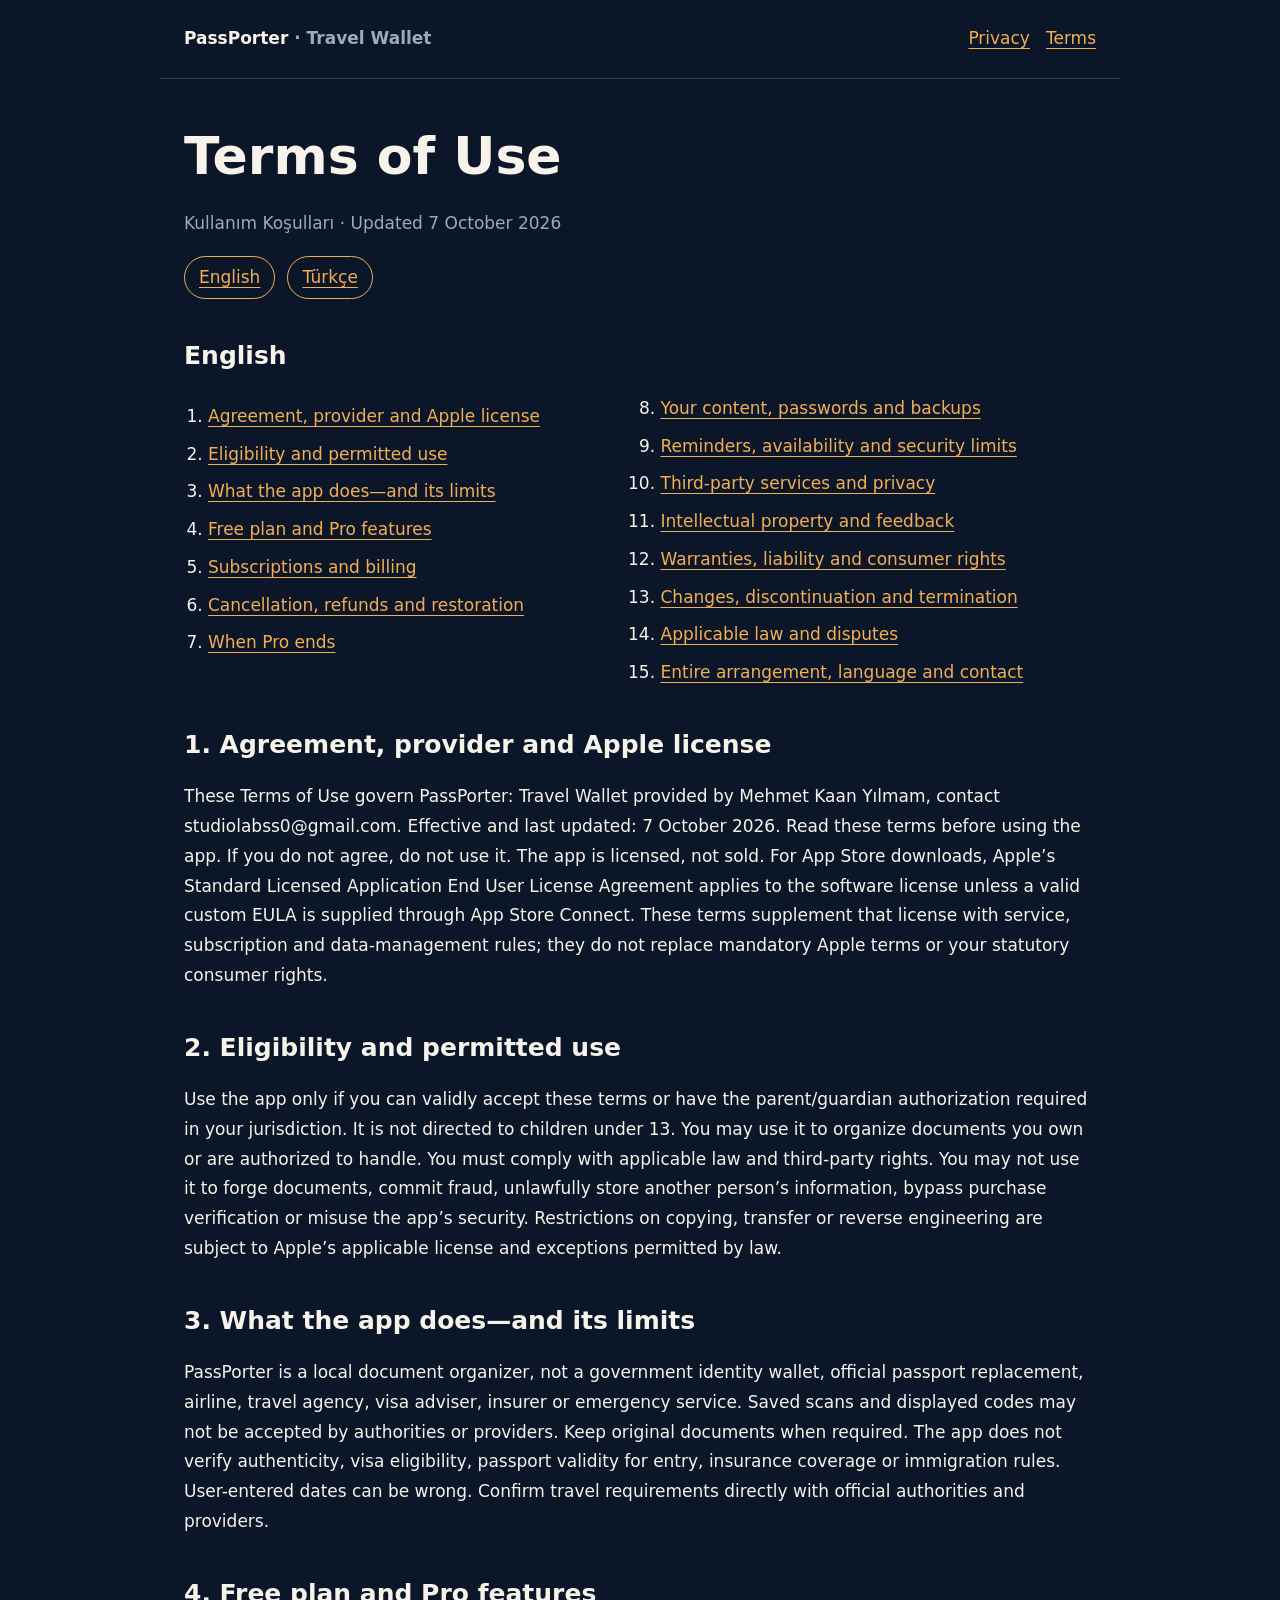
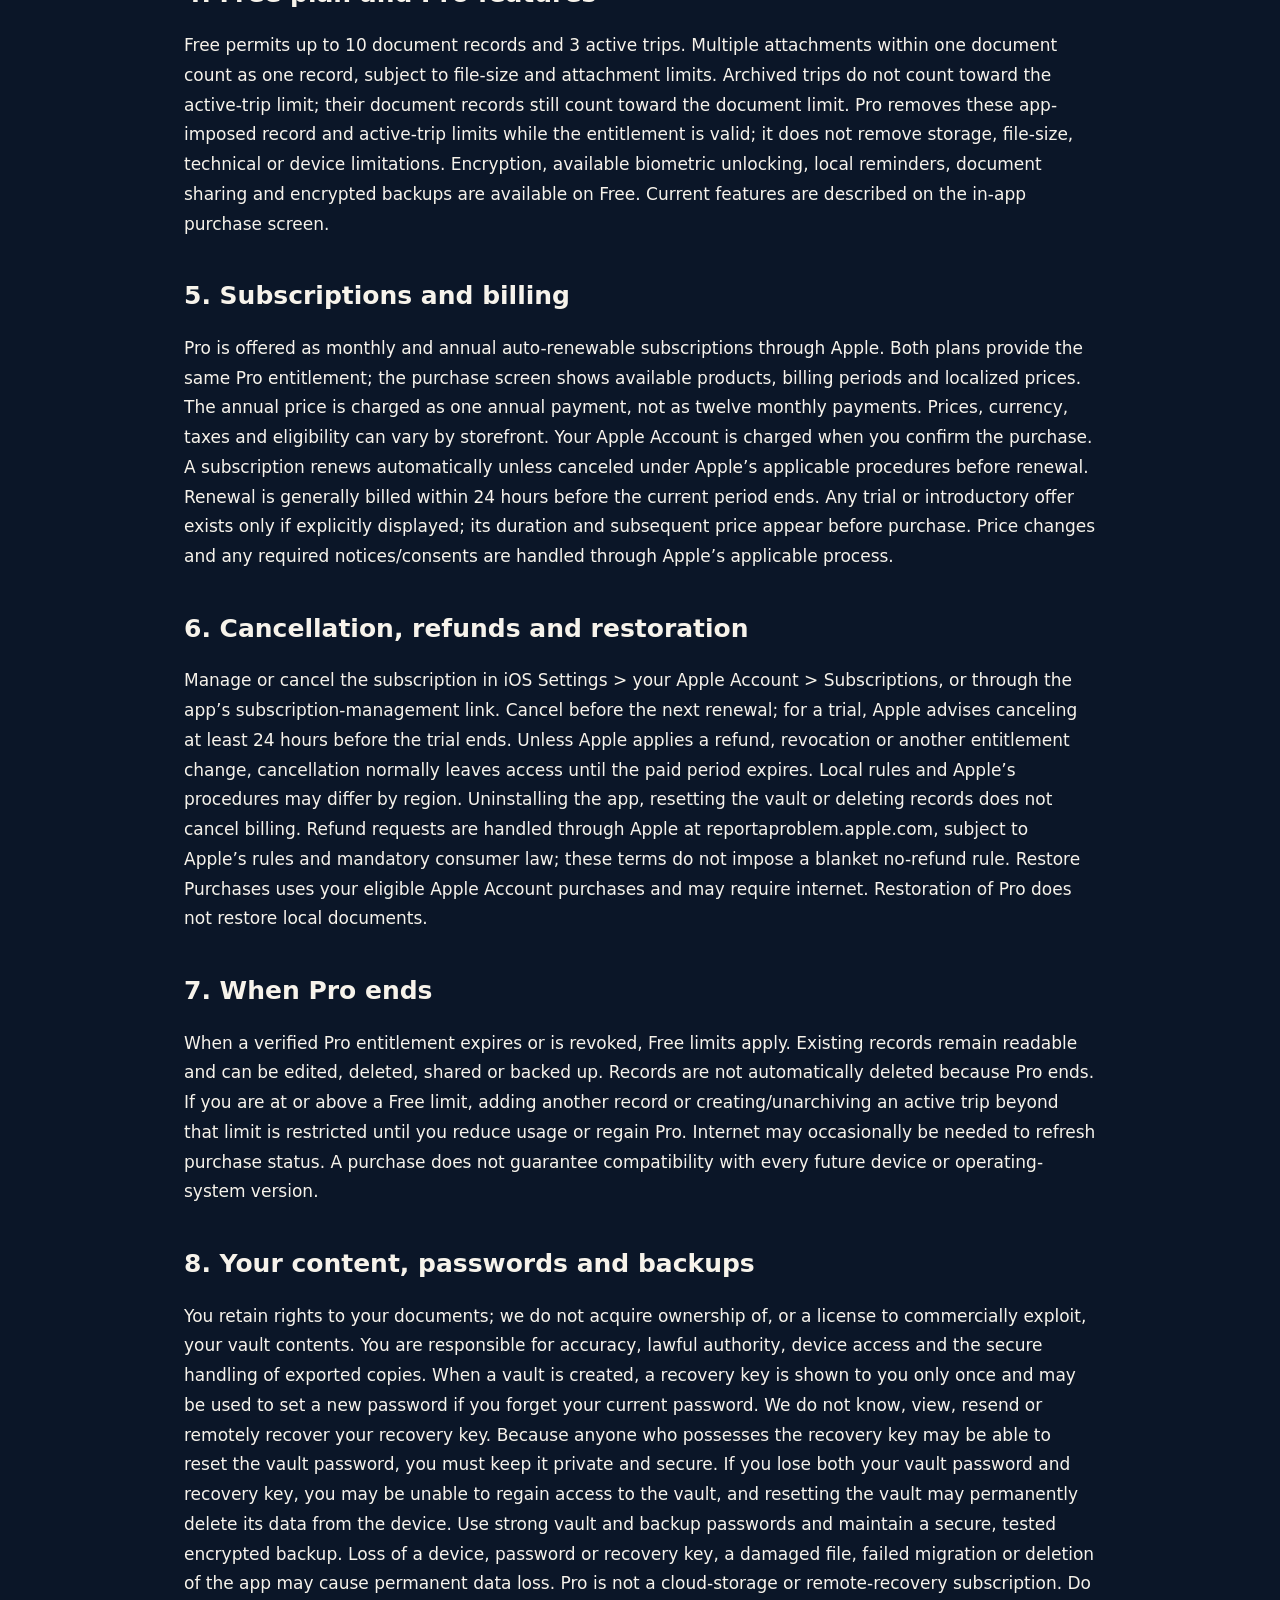
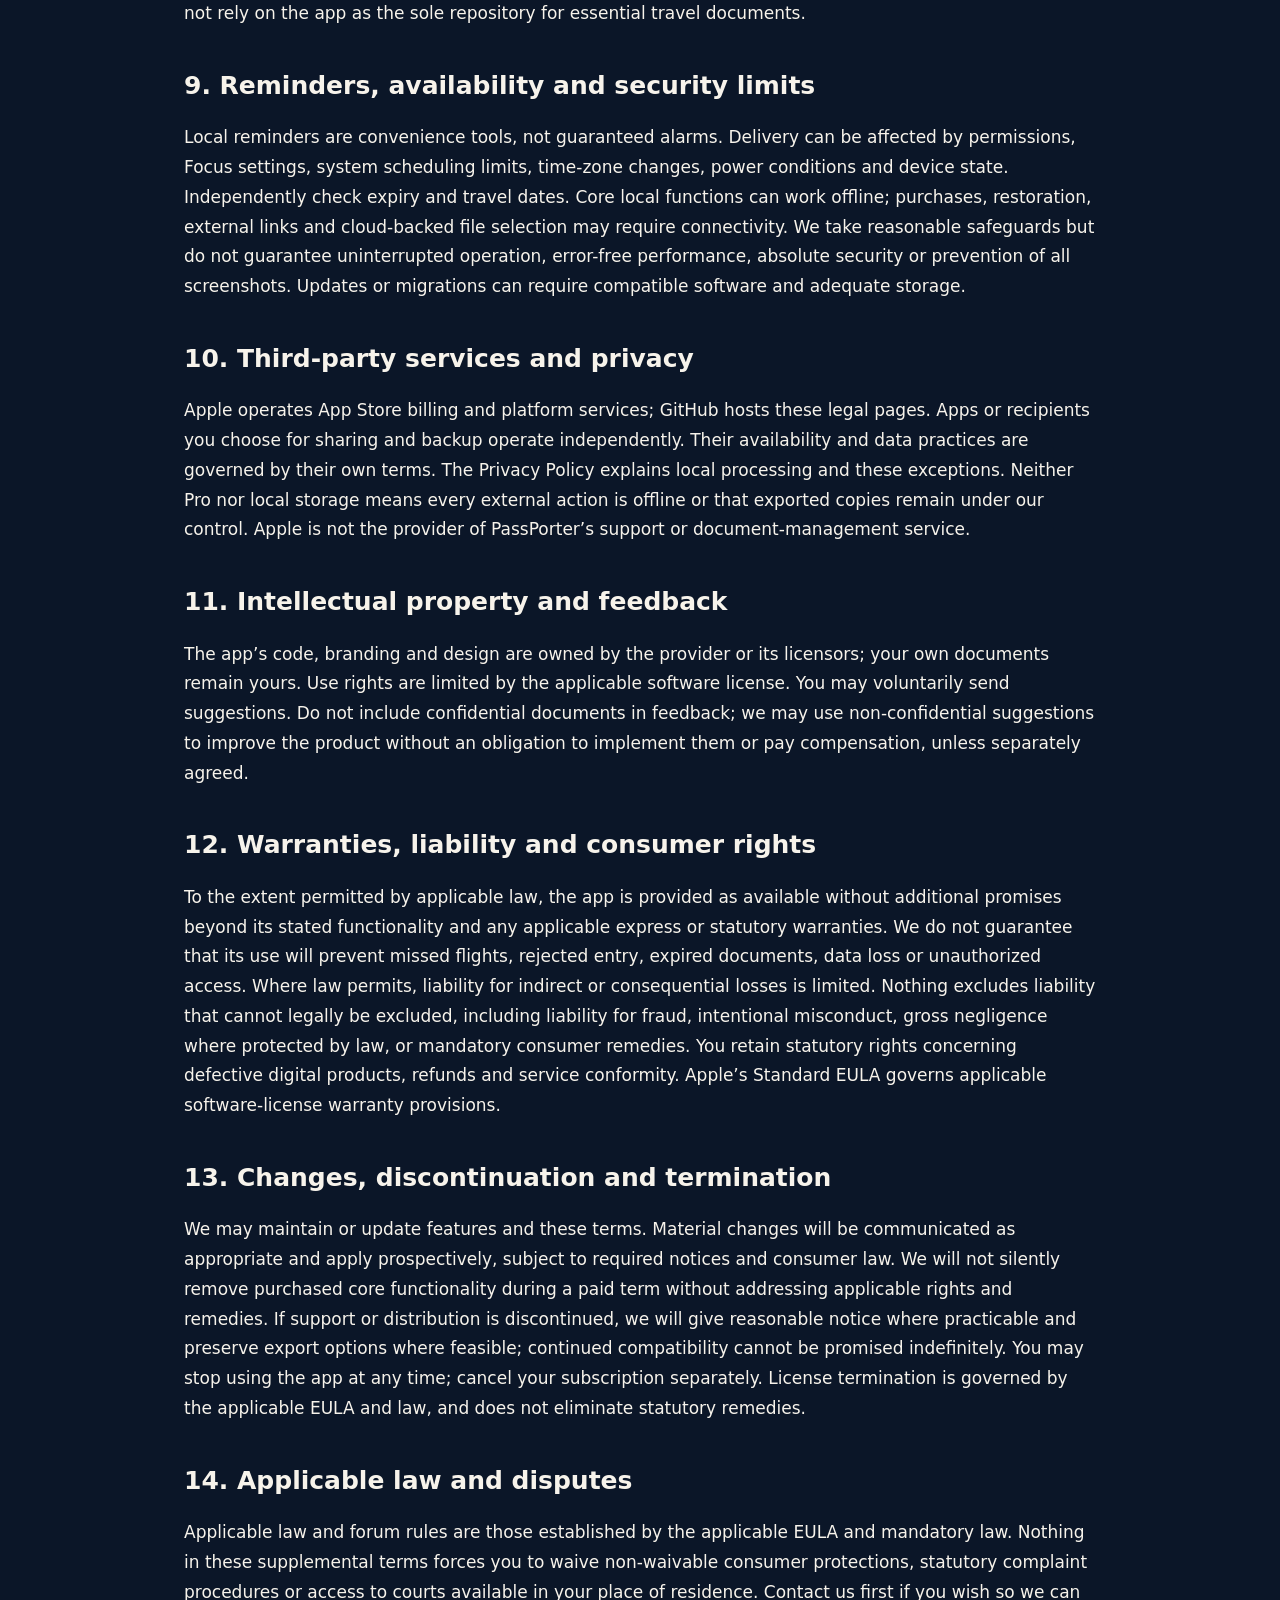
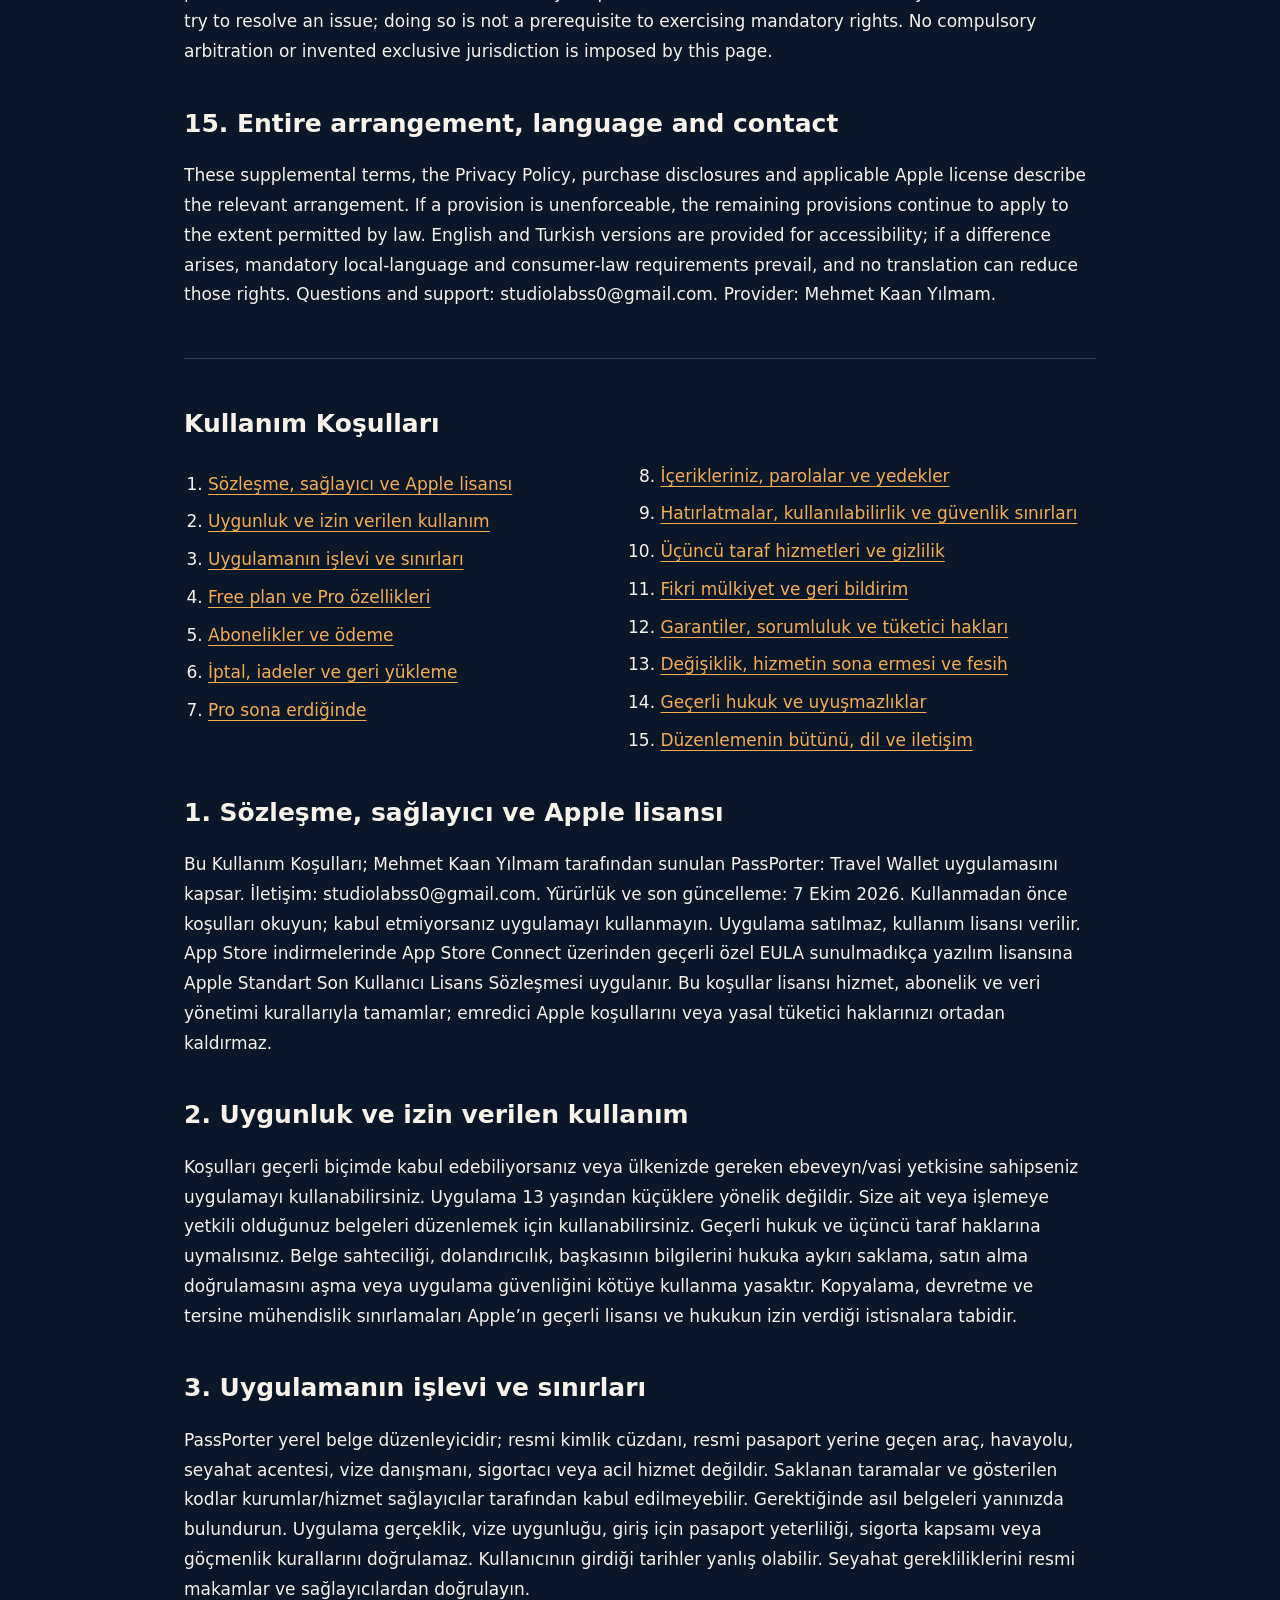
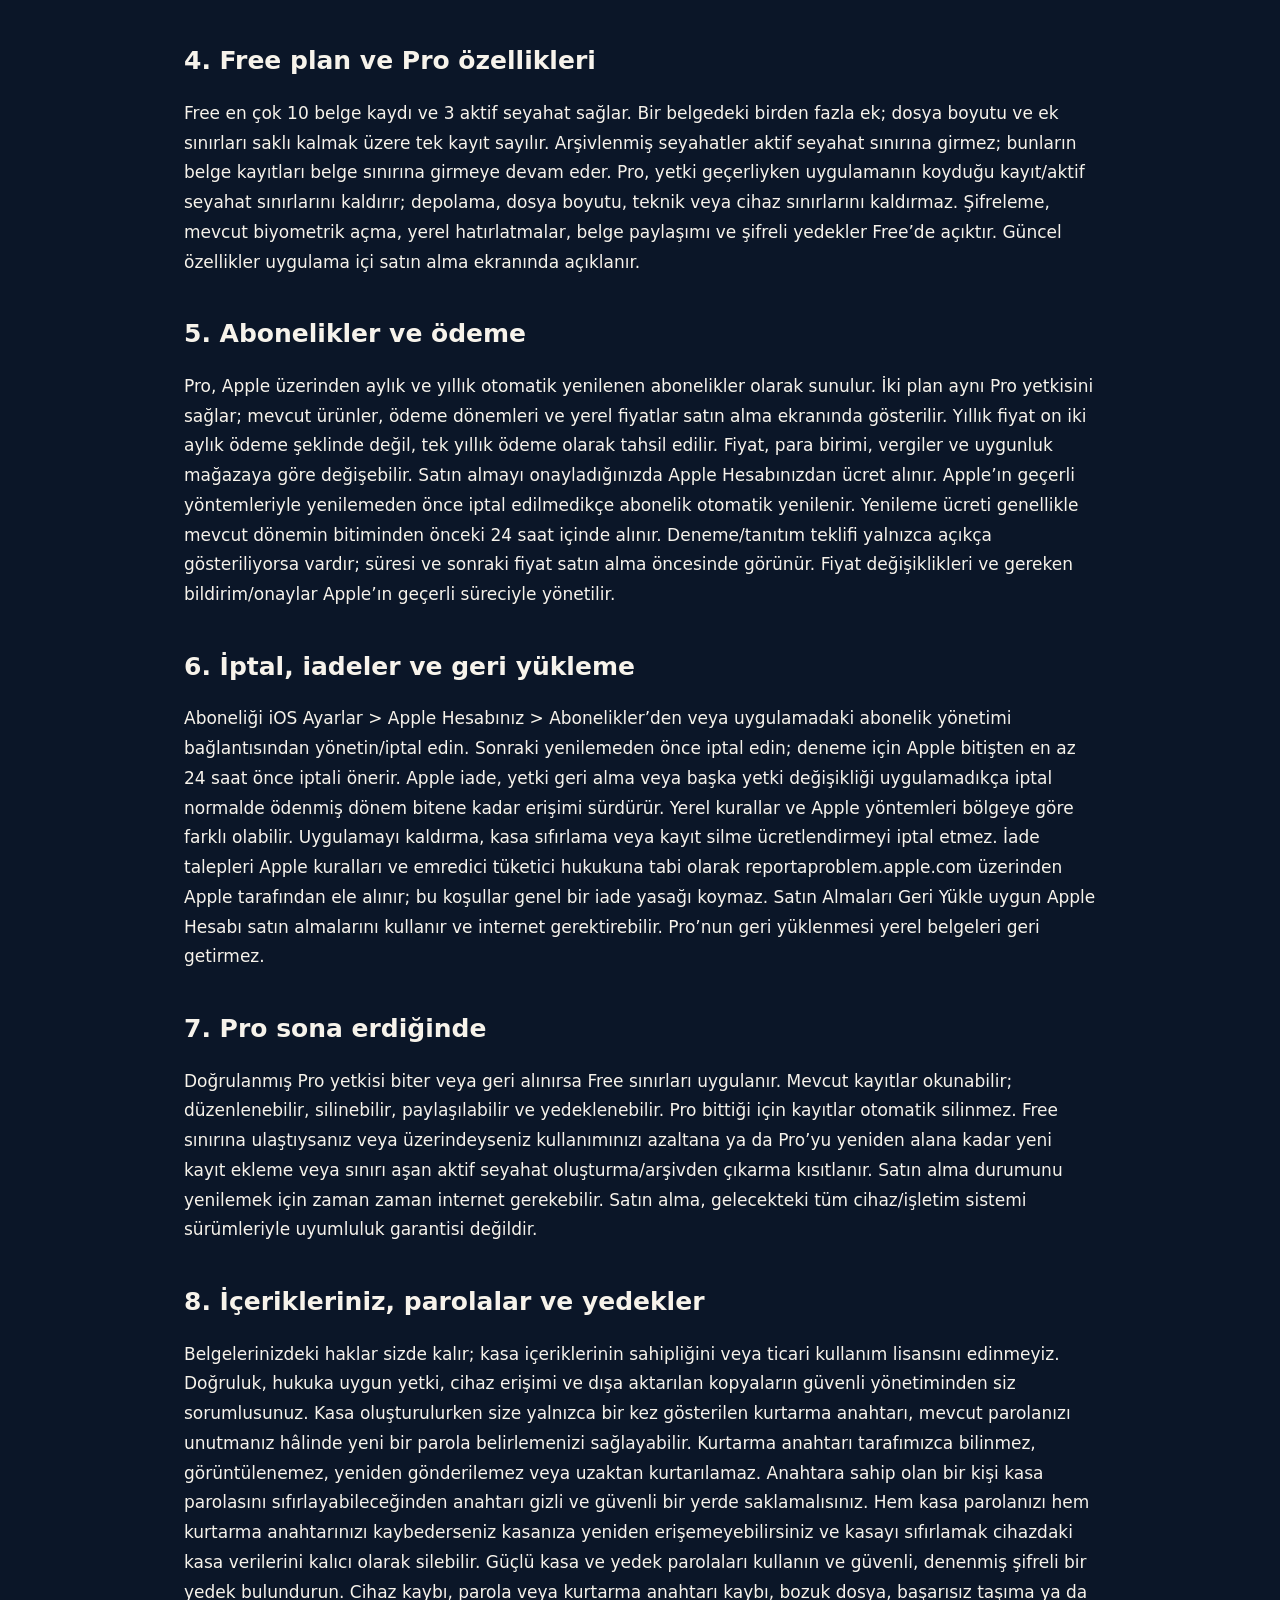
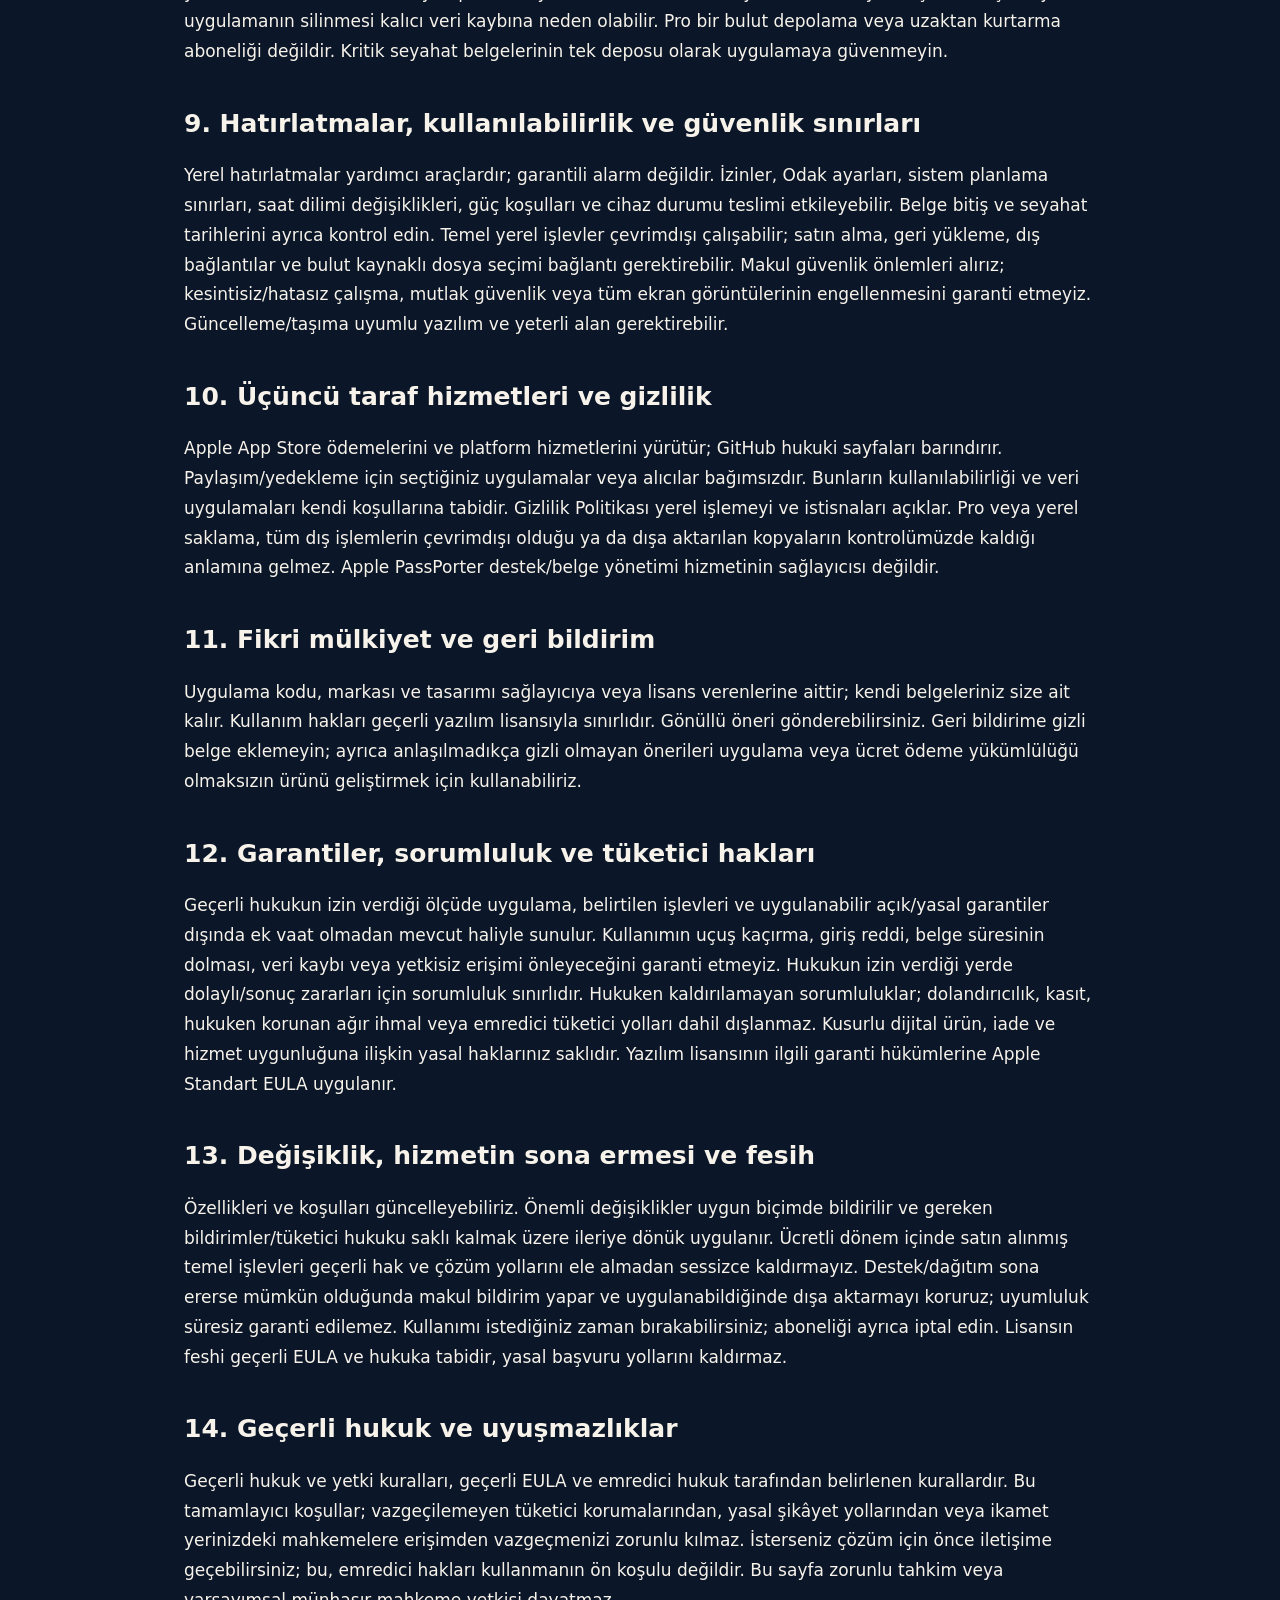
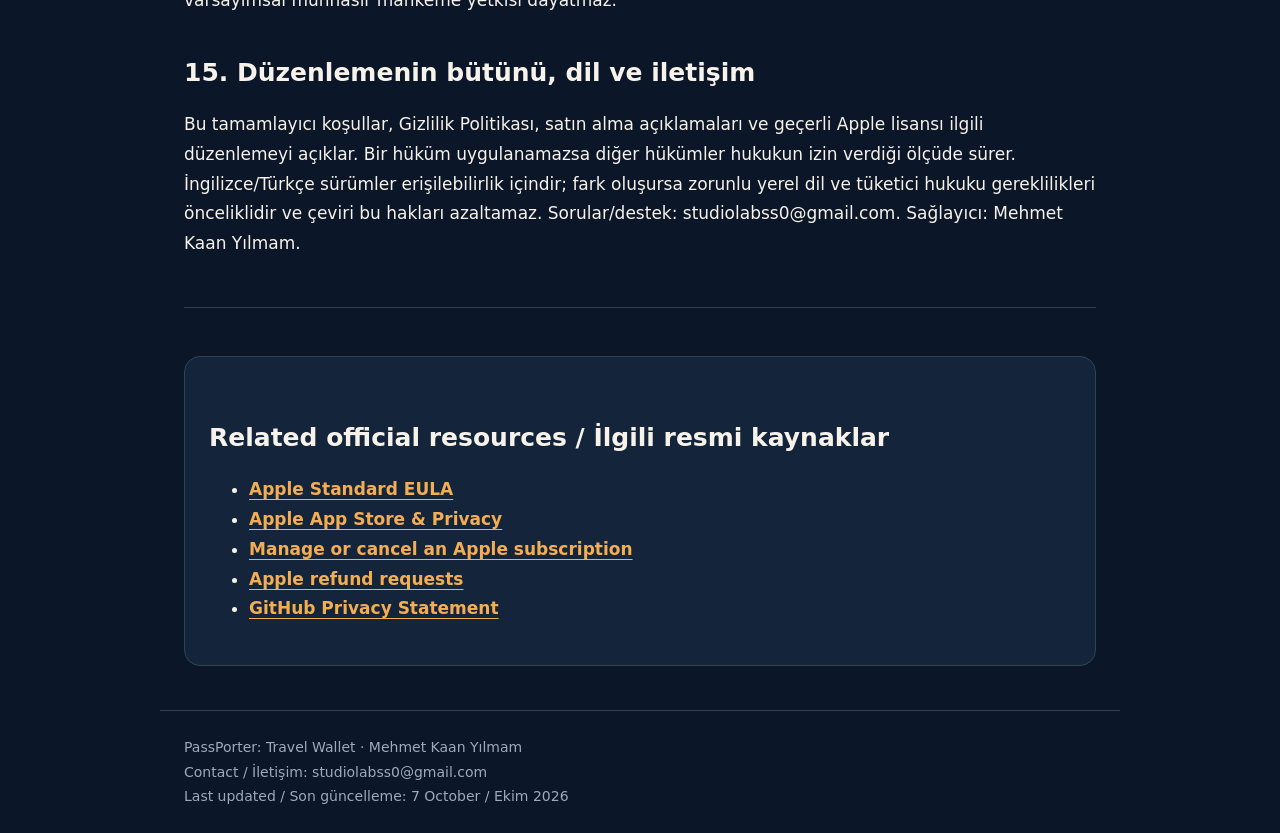
<file: terms-of-use.html>
<!doctype html>
<html lang="en"><head><meta charset="utf-8"><meta name="viewport" content="width=device-width, initial-scale=1"><meta name="color-scheme" content="dark"><meta name="description" content="Terms of Use for PassPorter: Travel Wallet. English and Turkish."><meta name="referrer" content="no-referrer"><title>Terms of Use | PassPorter</title><link rel="stylesheet" href="styles.css"></head>
<body><header><a class="brand" href="index.html">PassPorter<span class="meta"> · Travel Wallet</span></a><nav aria-label="Main navigation"><a href="privacy-policy.html">Privacy</a><a href="terms-of-use.html">Terms</a></nav></header><main><h1>Terms of Use</h1><p class="meta">Kullanım Koşulları · Updated 7 October 2026</p><p><a class="pill" href="#english">English</a><a class="pill" href="#turkce" lang="tr">Türkçe</a></p><section id="english" lang="en"><h2>English</h2><ol class="toc"><li><a href="#english-1">Agreement, provider and Apple license</a></li><li><a href="#english-2">Eligibility and permitted use</a></li><li><a href="#english-3">What the app does—and its limits</a></li><li><a href="#english-4">Free plan and Pro features</a></li><li><a href="#english-5">Subscriptions and billing</a></li><li><a href="#english-6">Cancellation, refunds and restoration</a></li><li><a href="#english-7">When Pro ends</a></li><li><a href="#english-8">Your content, passwords and backups</a></li><li><a href="#english-9">Reminders, availability and security limits</a></li><li><a href="#english-10">Third-party services and privacy</a></li><li><a href="#english-11">Intellectual property and feedback</a></li><li><a href="#english-12">Warranties, liability and consumer rights</a></li><li><a href="#english-13">Changes, discontinuation and termination</a></li><li><a href="#english-14">Applicable law and disputes</a></li><li><a href="#english-15">Entire arrangement, language and contact</a></li></ol><section id="english-1"><h2>1. Agreement, provider and Apple license</h2><p>These Terms of Use govern PassPorter: Travel Wallet provided by Mehmet Kaan Yılmam, contact studiolabss0@gmail.com. Effective and last updated: 7 October 2026. Read these terms before using the app. If you do not agree, do not use it. The app is licensed, not sold. For App Store downloads, Apple’s Standard Licensed Application End User License Agreement applies to the software license unless a valid custom EULA is supplied through App Store Connect. These terms supplement that license with service, subscription and data-management rules; they do not replace mandatory Apple terms or your statutory consumer rights.</p></section><section id="english-2"><h2>2. Eligibility and permitted use</h2><p>Use the app only if you can validly accept these terms or have the parent/guardian authorization required in your jurisdiction. It is not directed to children under 13. You may use it to organize documents you own or are authorized to handle. You must comply with applicable law and third-party rights. You may not use it to forge documents, commit fraud, unlawfully store another person’s information, bypass purchase verification or misuse the app’s security. Restrictions on copying, transfer or reverse engineering are subject to Apple’s applicable license and exceptions permitted by law.</p></section><section id="english-3"><h2>3. What the app does—and its limits</h2><p>PassPorter is a local document organizer, not a government identity wallet, official passport replacement, airline, travel agency, visa adviser, insurer or emergency service. Saved scans and displayed codes may not be accepted by authorities or providers. Keep original documents when required. The app does not verify authenticity, visa eligibility, passport validity for entry, insurance coverage or immigration rules. User-entered dates can be wrong. Confirm travel requirements directly with official authorities and providers.</p></section><section id="english-4"><h2>4. Free plan and Pro features</h2><p>Free permits up to 10 document records and 3 active trips. Multiple attachments within one document count as one record, subject to file-size and attachment limits. Archived trips do not count toward the active-trip limit; their document records still count toward the document limit. Pro removes these app-imposed record and active-trip limits while the entitlement is valid; it does not remove storage, file-size, technical or device limitations. Encryption, available biometric unlocking, local reminders, document sharing and encrypted backups are available on Free. Current features are described on the in-app purchase screen.</p></section><section id="english-5"><h2>5. Subscriptions and billing</h2><p>Pro is offered as monthly and annual auto-renewable subscriptions through Apple. Both plans provide the same Pro entitlement; the purchase screen shows available products, billing periods and localized prices. The annual price is charged as one annual payment, not as twelve monthly payments. Prices, currency, taxes and eligibility can vary by storefront. Your Apple Account is charged when you confirm the purchase. A subscription renews automatically unless canceled under Apple’s applicable procedures before renewal. Renewal is generally billed within 24 hours before the current period ends. Any trial or introductory offer exists only if explicitly displayed; its duration and subsequent price appear before purchase. Price changes and any required notices/consents are handled through Apple’s applicable process.</p></section><section id="english-6"><h2>6. Cancellation, refunds and restoration</h2><p>Manage or cancel the subscription in iOS Settings &gt; your Apple Account &gt; Subscriptions, or through the app’s subscription-management link. Cancel before the next renewal; for a trial, Apple advises canceling at least 24 hours before the trial ends. Unless Apple applies a refund, revocation or another entitlement change, cancellation normally leaves access until the paid period expires. Local rules and Apple’s procedures may differ by region. Uninstalling the app, resetting the vault or deleting records does not cancel billing. Refund requests are handled through Apple at reportaproblem.apple.com, subject to Apple’s rules and mandatory consumer law; these terms do not impose a blanket no-refund rule. Restore Purchases uses your eligible Apple Account purchases and may require internet. Restoration of Pro does not restore local documents.</p></section><section id="english-7"><h2>7. When Pro ends</h2><p>When a verified Pro entitlement expires or is revoked, Free limits apply. Existing records remain readable and can be edited, deleted, shared or backed up. Records are not automatically deleted because Pro ends. If you are at or above a Free limit, adding another record or creating/unarchiving an active trip beyond that limit is restricted until you reduce usage or regain Pro. Internet may occasionally be needed to refresh purchase status. A purchase does not guarantee compatibility with every future device or operating-system version.</p></section><section id="english-8"><h2>8. Your content, passwords and backups</h2><p>You retain rights to your documents; we do not acquire ownership of, or a license to commercially exploit, your vault contents. You are responsible for accuracy, lawful authority, device access and the secure handling of exported copies. When a vault is created, a recovery key is shown to you only once and may be used to set a new password if you forget your current password. We do not know, view, resend or remotely recover your recovery key. Because anyone who possesses the recovery key may be able to reset the vault password, you must keep it private and secure. If you lose both your vault password and recovery key, you may be unable to regain access to the vault, and resetting the vault may permanently delete its data from the device. Use strong vault and backup passwords and maintain a secure, tested encrypted backup. Loss of a device, password or recovery key, a damaged file, failed migration or deletion of the app may cause permanent data loss. Pro is not a cloud-storage or remote-recovery subscription. Do not rely on the app as the sole repository for essential travel documents.</p></section><section id="english-9"><h2>9. Reminders, availability and security limits</h2><p>Local reminders are convenience tools, not guaranteed alarms. Delivery can be affected by permissions, Focus settings, system scheduling limits, time-zone changes, power conditions and device state. Independently check expiry and travel dates. Core local functions can work offline; purchases, restoration, external links and cloud-backed file selection may require connectivity. We take reasonable safeguards but do not guarantee uninterrupted operation, error-free performance, absolute security or prevention of all screenshots. Updates or migrations can require compatible software and adequate storage.</p></section><section id="english-10"><h2>10. Third-party services and privacy</h2><p>Apple operates App Store billing and platform services; GitHub hosts these legal pages. Apps or recipients you choose for sharing and backup operate independently. Their availability and data practices are governed by their own terms. The Privacy Policy explains local processing and these exceptions. Neither Pro nor local storage means every external action is offline or that exported copies remain under our control. Apple is not the provider of PassPorter’s support or document-management service.</p></section><section id="english-11"><h2>11. Intellectual property and feedback</h2><p>The app’s code, branding and design are owned by the provider or its licensors; your own documents remain yours. Use rights are limited by the applicable software license. You may voluntarily send suggestions. Do not include confidential documents in feedback; we may use non-confidential suggestions to improve the product without an obligation to implement them or pay compensation, unless separately agreed.</p></section><section id="english-12"><h2>12. Warranties, liability and consumer rights</h2><p>To the extent permitted by applicable law, the app is provided as available without additional promises beyond its stated functionality and any applicable express or statutory warranties. We do not guarantee that its use will prevent missed flights, rejected entry, expired documents, data loss or unauthorized access. Where law permits, liability for indirect or consequential losses is limited. Nothing excludes liability that cannot legally be excluded, including liability for fraud, intentional misconduct, gross negligence where protected by law, or mandatory consumer remedies. You retain statutory rights concerning defective digital products, refunds and service conformity. Apple’s Standard EULA governs applicable software-license warranty provisions.</p></section><section id="english-13"><h2>13. Changes, discontinuation and termination</h2><p>We may maintain or update features and these terms. Material changes will be communicated as appropriate and apply prospectively, subject to required notices and consumer law. We will not silently remove purchased core functionality during a paid term without addressing applicable rights and remedies. If support or distribution is discontinued, we will give reasonable notice where practicable and preserve export options where feasible; continued compatibility cannot be promised indefinitely. You may stop using the app at any time; cancel your subscription separately. License termination is governed by the applicable EULA and law, and does not eliminate statutory remedies.</p></section><section id="english-14"><h2>14. Applicable law and disputes</h2><p>Applicable law and forum rules are those established by the applicable EULA and mandatory law. Nothing in these supplemental terms forces you to waive non-waivable consumer protections, statutory complaint procedures or access to courts available in your place of residence. Contact us first if you wish so we can try to resolve an issue; doing so is not a prerequisite to exercising mandatory rights. No compulsory arbitration or invented exclusive jurisdiction is imposed by this page.</p></section><section id="english-15"><h2>15. Entire arrangement, language and contact</h2><p>These supplemental terms, the Privacy Policy, purchase disclosures and applicable Apple license describe the relevant arrangement. If a provision is unenforceable, the remaining provisions continue to apply to the extent permitted by law. English and Turkish versions are provided for accessibility; if a difference arises, mandatory local-language and consumer-law requirements prevail, and no translation can reduce those rights. Questions and support: studiolabss0@gmail.com. Provider: Mehmet Kaan Yılmam.</p></section></section><hr><section id="turkce" lang="tr"><h2>Kullanım Koşulları</h2><ol class="toc"><li><a href="#turkce-1">Sözleşme, sağlayıcı ve Apple lisansı</a></li><li><a href="#turkce-2">Uygunluk ve izin verilen kullanım</a></li><li><a href="#turkce-3">Uygulamanın işlevi ve sınırları</a></li><li><a href="#turkce-4">Free plan ve Pro özellikleri</a></li><li><a href="#turkce-5">Abonelikler ve ödeme</a></li><li><a href="#turkce-6">İptal, iadeler ve geri yükleme</a></li><li><a href="#turkce-7">Pro sona erdiğinde</a></li><li><a href="#turkce-8">İçerikleriniz, parolalar ve yedekler</a></li><li><a href="#turkce-9">Hatırlatmalar, kullanılabilirlik ve güvenlik sınırları</a></li><li><a href="#turkce-10">Üçüncü taraf hizmetleri ve gizlilik</a></li><li><a href="#turkce-11">Fikri mülkiyet ve geri bildirim</a></li><li><a href="#turkce-12">Garantiler, sorumluluk ve tüketici hakları</a></li><li><a href="#turkce-13">Değişiklik, hizmetin sona ermesi ve fesih</a></li><li><a href="#turkce-14">Geçerli hukuk ve uyuşmazlıklar</a></li><li><a href="#turkce-15">Düzenlemenin bütünü, dil ve iletişim</a></li></ol><section id="turkce-1"><h2>1. Sözleşme, sağlayıcı ve Apple lisansı</h2><p>Bu Kullanım Koşulları; Mehmet Kaan Yılmam tarafından sunulan PassPorter: Travel Wallet uygulamasını kapsar. İletişim: studiolabss0@gmail.com. Yürürlük ve son güncelleme: 7 Ekim 2026. Kullanmadan önce koşulları okuyun; kabul etmiyorsanız uygulamayı kullanmayın. Uygulama satılmaz, kullanım lisansı verilir. App Store indirmelerinde App Store Connect üzerinden geçerli özel EULA sunulmadıkça yazılım lisansına Apple Standart Son Kullanıcı Lisans Sözleşmesi uygulanır. Bu koşullar lisansı hizmet, abonelik ve veri yönetimi kurallarıyla tamamlar; emredici Apple koşullarını veya yasal tüketici haklarınızı ortadan kaldırmaz.</p></section><section id="turkce-2"><h2>2. Uygunluk ve izin verilen kullanım</h2><p>Koşulları geçerli biçimde kabul edebiliyorsanız veya ülkenizde gereken ebeveyn/vasi yetkisine sahipseniz uygulamayı kullanabilirsiniz. Uygulama 13 yaşından küçüklere yönelik değildir. Size ait veya işlemeye yetkili olduğunuz belgeleri düzenlemek için kullanabilirsiniz. Geçerli hukuk ve üçüncü taraf haklarına uymalısınız. Belge sahteciliği, dolandırıcılık, başkasının bilgilerini hukuka aykırı saklama, satın alma doğrulamasını aşma veya uygulama güvenliğini kötüye kullanma yasaktır. Kopyalama, devretme ve tersine mühendislik sınırlamaları Apple’ın geçerli lisansı ve hukukun izin verdiği istisnalara tabidir.</p></section><section id="turkce-3"><h2>3. Uygulamanın işlevi ve sınırları</h2><p>PassPorter yerel belge düzenleyicidir; resmi kimlik cüzdanı, resmi pasaport yerine geçen araç, havayolu, seyahat acentesi, vize danışmanı, sigortacı veya acil hizmet değildir. Saklanan taramalar ve gösterilen kodlar kurumlar/hizmet sağlayıcılar tarafından kabul edilmeyebilir. Gerektiğinde asıl belgeleri yanınızda bulundurun. Uygulama gerçeklik, vize uygunluğu, giriş için pasaport yeterliliği, sigorta kapsamı veya göçmenlik kurallarını doğrulamaz. Kullanıcının girdiği tarihler yanlış olabilir. Seyahat gerekliliklerini resmi makamlar ve sağlayıcılardan doğrulayın.</p></section><section id="turkce-4"><h2>4. Free plan ve Pro özellikleri</h2><p>Free en çok 10 belge kaydı ve 3 aktif seyahat sağlar. Bir belgedeki birden fazla ek; dosya boyutu ve ek sınırları saklı kalmak üzere tek kayıt sayılır. Arşivlenmiş seyahatler aktif seyahat sınırına girmez; bunların belge kayıtları belge sınırına girmeye devam eder. Pro, yetki geçerliyken uygulamanın koyduğu kayıt/aktif seyahat sınırlarını kaldırır; depolama, dosya boyutu, teknik veya cihaz sınırlarını kaldırmaz. Şifreleme, mevcut biyometrik açma, yerel hatırlatmalar, belge paylaşımı ve şifreli yedekler Free’de açıktır. Güncel özellikler uygulama içi satın alma ekranında açıklanır.</p></section><section id="turkce-5"><h2>5. Abonelikler ve ödeme</h2><p>Pro, Apple üzerinden aylık ve yıllık otomatik yenilenen abonelikler olarak sunulur. İki plan aynı Pro yetkisini sağlar; mevcut ürünler, ödeme dönemleri ve yerel fiyatlar satın alma ekranında gösterilir. Yıllık fiyat on iki aylık ödeme şeklinde değil, tek yıllık ödeme olarak tahsil edilir. Fiyat, para birimi, vergiler ve uygunluk mağazaya göre değişebilir. Satın almayı onayladığınızda Apple Hesabınızdan ücret alınır. Apple’ın geçerli yöntemleriyle yenilemeden önce iptal edilmedikçe abonelik otomatik yenilenir. Yenileme ücreti genellikle mevcut dönemin bitiminden önceki 24 saat içinde alınır. Deneme/tanıtım teklifi yalnızca açıkça gösteriliyorsa vardır; süresi ve sonraki fiyat satın alma öncesinde görünür. Fiyat değişiklikleri ve gereken bildirim/onaylar Apple’ın geçerli süreciyle yönetilir.</p></section><section id="turkce-6"><h2>6. İptal, iadeler ve geri yükleme</h2><p>Aboneliği iOS Ayarlar &gt; Apple Hesabınız &gt; Abonelikler’den veya uygulamadaki abonelik yönetimi bağlantısından yönetin/iptal edin. Sonraki yenilemeden önce iptal edin; deneme için Apple bitişten en az 24 saat önce iptali önerir. Apple iade, yetki geri alma veya başka yetki değişikliği uygulamadıkça iptal normalde ödenmiş dönem bitene kadar erişimi sürdürür. Yerel kurallar ve Apple yöntemleri bölgeye göre farklı olabilir. Uygulamayı kaldırma, kasa sıfırlama veya kayıt silme ücretlendirmeyi iptal etmez. İade talepleri Apple kuralları ve emredici tüketici hukukuna tabi olarak reportaproblem.apple.com üzerinden Apple tarafından ele alınır; bu koşullar genel bir iade yasağı koymaz. Satın Almaları Geri Yükle uygun Apple Hesabı satın almalarını kullanır ve internet gerektirebilir. Pro’nun geri yüklenmesi yerel belgeleri geri getirmez.</p></section><section id="turkce-7"><h2>7. Pro sona erdiğinde</h2><p>Doğrulanmış Pro yetkisi biter veya geri alınırsa Free sınırları uygulanır. Mevcut kayıtlar okunabilir; düzenlenebilir, silinebilir, paylaşılabilir ve yedeklenebilir. Pro bittiği için kayıtlar otomatik silinmez. Free sınırına ulaştıysanız veya üzerindeyseniz kullanımınızı azaltana ya da Pro’yu yeniden alana kadar yeni kayıt ekleme veya sınırı aşan aktif seyahat oluşturma/arşivden çıkarma kısıtlanır. Satın alma durumunu yenilemek için zaman zaman internet gerekebilir. Satın alma, gelecekteki tüm cihaz/işletim sistemi sürümleriyle uyumluluk garantisi değildir.</p></section><section id="turkce-8"><h2>8. İçerikleriniz, parolalar ve yedekler</h2><p>Belgelerinizdeki haklar sizde kalır; kasa içeriklerinin sahipliğini veya ticari kullanım lisansını edinmeyiz. Doğruluk, hukuka uygun yetki, cihaz erişimi ve dışa aktarılan kopyaların güvenli yönetiminden siz sorumlusunuz. Kasa oluşturulurken size yalnızca bir kez gösterilen kurtarma anahtarı, mevcut parolanızı unutmanız hâlinde yeni bir parola belirlemenizi sağlayabilir. Kurtarma anahtarı tarafımızca bilinmez, görüntülenemez, yeniden gönderilemez veya uzaktan kurtarılamaz. Anahtara sahip olan bir kişi kasa parolasını sıfırlayabileceğinden anahtarı gizli ve güvenli bir yerde saklamalısınız. Hem kasa parolanızı hem kurtarma anahtarınızı kaybederseniz kasanıza yeniden erişemeyebilirsiniz ve kasayı sıfırlamak cihazdaki kasa verilerini kalıcı olarak silebilir. Güçlü kasa ve yedek parolaları kullanın ve güvenli, denenmiş şifreli bir yedek bulundurun. Cihaz kaybı, parola veya kurtarma anahtarı kaybı, bozuk dosya, başarısız taşıma ya da uygulamanın silinmesi kalıcı veri kaybına neden olabilir. Pro bir bulut depolama veya uzaktan kurtarma aboneliği değildir. Kritik seyahat belgelerinin tek deposu olarak uygulamaya güvenmeyin.</p></section><section id="turkce-9"><h2>9. Hatırlatmalar, kullanılabilirlik ve güvenlik sınırları</h2><p>Yerel hatırlatmalar yardımcı araçlardır; garantili alarm değildir. İzinler, Odak ayarları, sistem planlama sınırları, saat dilimi değişiklikleri, güç koşulları ve cihaz durumu teslimi etkileyebilir. Belge bitiş ve seyahat tarihlerini ayrıca kontrol edin. Temel yerel işlevler çevrimdışı çalışabilir; satın alma, geri yükleme, dış bağlantılar ve bulut kaynaklı dosya seçimi bağlantı gerektirebilir. Makul güvenlik önlemleri alırız; kesintisiz/hatasız çalışma, mutlak güvenlik veya tüm ekran görüntülerinin engellenmesini garanti etmeyiz. Güncelleme/taşıma uyumlu yazılım ve yeterli alan gerektirebilir.</p></section><section id="turkce-10"><h2>10. Üçüncü taraf hizmetleri ve gizlilik</h2><p>Apple App Store ödemelerini ve platform hizmetlerini yürütür; GitHub hukuki sayfaları barındırır. Paylaşım/yedekleme için seçtiğiniz uygulamalar veya alıcılar bağımsızdır. Bunların kullanılabilirliği ve veri uygulamaları kendi koşullarına tabidir. Gizlilik Politikası yerel işlemeyi ve istisnaları açıklar. Pro veya yerel saklama, tüm dış işlemlerin çevrimdışı olduğu ya da dışa aktarılan kopyaların kontrolümüzde kaldığı anlamına gelmez. Apple PassPorter destek/belge yönetimi hizmetinin sağlayıcısı değildir.</p></section><section id="turkce-11"><h2>11. Fikri mülkiyet ve geri bildirim</h2><p>Uygulama kodu, markası ve tasarımı sağlayıcıya veya lisans verenlerine aittir; kendi belgeleriniz size ait kalır. Kullanım hakları geçerli yazılım lisansıyla sınırlıdır. Gönüllü öneri gönderebilirsiniz. Geri bildirime gizli belge eklemeyin; ayrıca anlaşılmadıkça gizli olmayan önerileri uygulama veya ücret ödeme yükümlülüğü olmaksızın ürünü geliştirmek için kullanabiliriz.</p></section><section id="turkce-12"><h2>12. Garantiler, sorumluluk ve tüketici hakları</h2><p>Geçerli hukukun izin verdiği ölçüde uygulama, belirtilen işlevleri ve uygulanabilir açık/yasal garantiler dışında ek vaat olmadan mevcut haliyle sunulur. Kullanımın uçuş kaçırma, giriş reddi, belge süresinin dolması, veri kaybı veya yetkisiz erişimi önleyeceğini garanti etmeyiz. Hukukun izin verdiği yerde dolaylı/sonuç zararları için sorumluluk sınırlıdır. Hukuken kaldırılamayan sorumluluklar; dolandırıcılık, kasıt, hukuken korunan ağır ihmal veya emredici tüketici yolları dahil dışlanmaz. Kusurlu dijital ürün, iade ve hizmet uygunluğuna ilişkin yasal haklarınız saklıdır. Yazılım lisansının ilgili garanti hükümlerine Apple Standart EULA uygulanır.</p></section><section id="turkce-13"><h2>13. Değişiklik, hizmetin sona ermesi ve fesih</h2><p>Özellikleri ve koşulları güncelleyebiliriz. Önemli değişiklikler uygun biçimde bildirilir ve gereken bildirimler/tüketici hukuku saklı kalmak üzere ileriye dönük uygulanır. Ücretli dönem içinde satın alınmış temel işlevleri geçerli hak ve çözüm yollarını ele almadan sessizce kaldırmayız. Destek/dağıtım sona ererse mümkün olduğunda makul bildirim yapar ve uygulanabildiğinde dışa aktarmayı koruruz; uyumluluk süresiz garanti edilemez. Kullanımı istediğiniz zaman bırakabilirsiniz; aboneliği ayrıca iptal edin. Lisansın feshi geçerli EULA ve hukuka tabidir, yasal başvuru yollarını kaldırmaz.</p></section><section id="turkce-14"><h2>14. Geçerli hukuk ve uyuşmazlıklar</h2><p>Geçerli hukuk ve yetki kuralları, geçerli EULA ve emredici hukuk tarafından belirlenen kurallardır. Bu tamamlayıcı koşullar; vazgeçilemeyen tüketici korumalarından, yasal şikâyet yollarından veya ikamet yerinizdeki mahkemelere erişimden vazgeçmenizi zorunlu kılmaz. İsterseniz çözüm için önce iletişime geçebilirsiniz; bu, emredici hakları kullanmanın ön koşulu değildir. Bu sayfa zorunlu tahkim veya varsayımsal münhasır mahkeme yetkisi dayatmaz.</p></section><section id="turkce-15"><h2>15. Düzenlemenin bütünü, dil ve iletişim</h2><p>Bu tamamlayıcı koşullar, Gizlilik Politikası, satın alma açıklamaları ve geçerli Apple lisansı ilgili düzenlemeyi açıklar. Bir hüküm uygulanamazsa diğer hükümler hukukun izin verdiği ölçüde sürer. İngilizce/Türkçe sürümler erişilebilirlik içindir; fark oluşursa zorunlu yerel dil ve tüketici hukuku gereklilikleri önceliklidir ve çeviri bu hakları azaltamaz. Sorular/destek: studiolabss0@gmail.com. Sağlayıcı: Mehmet Kaan Yılmam.</p></section></section><hr><div class="card"><h2>Related official resources / İlgili resmi kaynaklar</h2><ul><li><a href="https://www.apple.com/legal/internet-services/itunes/dev/stdeula/">Apple Standard EULA</a></li><li><a href="https://www.apple.com/legal/privacy/data/en/app-store/">Apple App Store &amp; Privacy</a></li><li><a href="https://support.apple.com/en-us/118428">Manage or cancel an Apple subscription</a></li><li><a href="https://reportaproblem.apple.com/">Apple refund requests</a></li><li><a href="https://docs.github.com/en/site-policy/privacy-policies/github-general-privacy-statement">GitHub Privacy Statement</a></li></ul></div></main><footer>PassPorter: Travel Wallet · Mehmet Kaan Yılmam<br>Contact / İletişim: studiolabss0@gmail.com<br>Last updated / Son güncelleme: 7 October / Ekim 2026</footer></body></html>
</file>
<file: styles.css>
*{box-sizing:border-box}html{scroll-behavior:smooth}body{margin:0;background:#0b1628;color:#f7f3eb;font:17px/1.75 system-ui,-apple-system,BlinkMacSystemFont,'Segoe UI',sans-serif}a{color:#f3ae54;text-underline-offset:4px}a:focus-visible{outline:3px solid #f3ae54;outline-offset:4px}header,main,footer{max-width:960px;margin:auto;padding:24px}header{display:flex;gap:20px;align-items:center;justify-content:space-between;border-bottom:1px solid #30415a}nav{display:flex;gap:16px;flex-wrap:wrap}.brand{font-weight:750;text-decoration:none;color:#f7f3eb}h1{font-size:clamp(32px,6vw,52px);line-height:1.12;margin:24px 0}h2{font-size:25px;line-height:1.35;margin-top:40px}h3{font-size:20px}.meta{color:#9daab9}.card,.notice{padding:24px;background:#14243b;border:1px solid #30415a;border-radius:16px;margin:20px 0}.notice{border-left:4px solid #f3ae54}.grid{display:grid;grid-template-columns:1fr 1fr;gap:20px}.card a{font-weight:650}.toc{columns:2;padding-left:24px}.toc li{margin:8px 0}section{scroll-margin-top:20px}footer{color:#9daab9;border-top:1px solid #30415a;font-size:14px}hr{border:0;border-top:1px solid #30415a;margin:48px 0}.pill{display:inline-block;padding:6px 14px;border:1px solid #f3ae54;border-radius:30px;margin-right:12px}table{width:100%;border-collapse:collapse}td,th{text-align:left;padding:12px;border-bottom:1px solid #30415a}@media(max-width:650px){header{align-items:flex-start;flex-direction:column}.grid{grid-template-columns:1fr}.toc{columns:1}header,main,footer{padding:20px}}@media print{body{background:white;color:black;font-size:11pt}a{color:black}.card,.notice{background:white;border:1px solid #ccc}nav{display:none}h2{break-after:avoid}footer{color:#333}}
</file>
